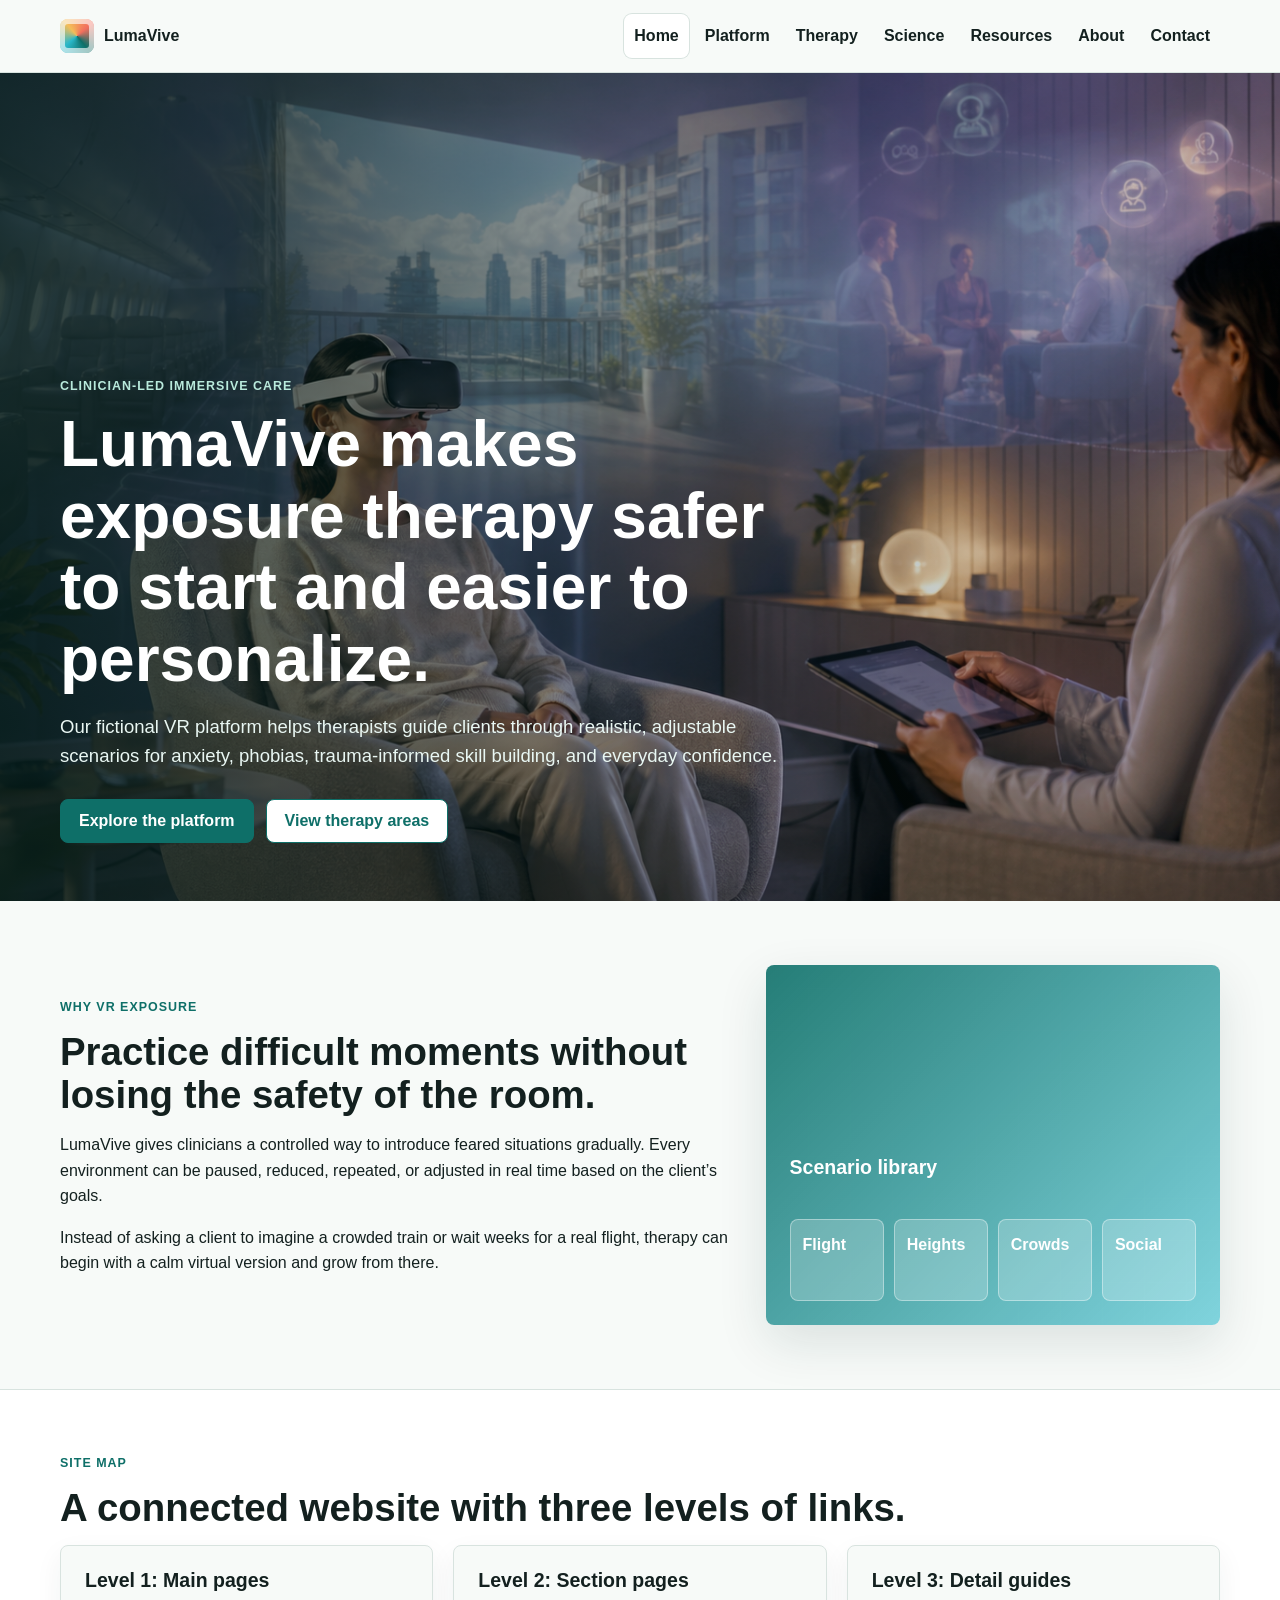
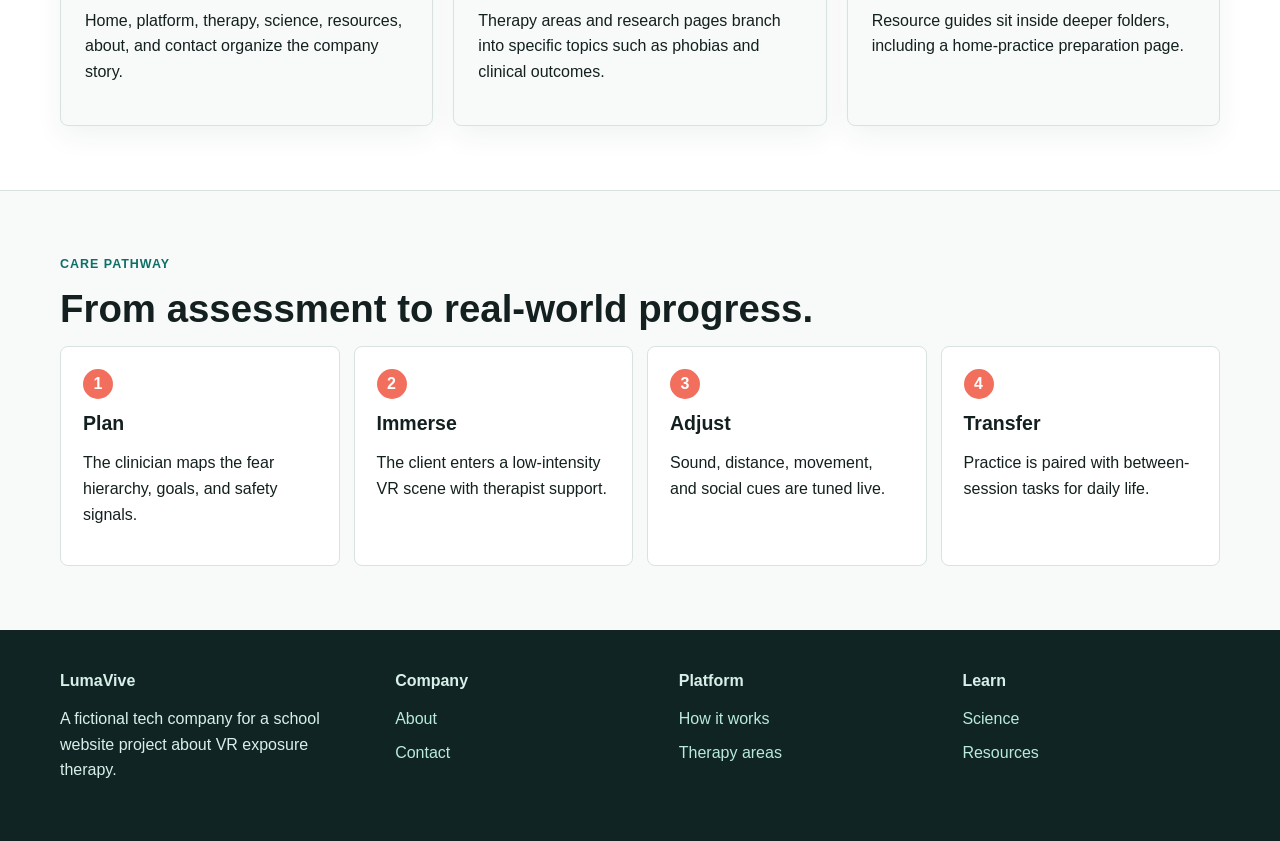
<file: index.html>
<!doctype html>
<html lang="en">
<head>
  <meta charset="utf-8">
  <meta name="viewport" content="width=device-width, initial-scale=1">
  <title>LumaVive | Virtual Reality Exposure Therapy</title>
  <link rel="stylesheet" href="assets/styles.css">
</head>
<body>
  <header class="site-header">
    <nav class="nav" aria-label="Main navigation">
      <a class="brand" href="index.html"><span class="mark" aria-hidden="true"></span><span>LumaVive</span></a>
      <div class="nav-links">
        <a aria-current="page" href="index.html">Home</a>
        <a href="platform.html">Platform</a>
        <a href="therapy.html">Therapy</a>
        <a href="science.html">Science</a>
        <a href="resources.html">Resources</a>
        <a href="about.html">About</a>
        <a href="contact.html">Contact</a>
      </div>
    </nav>
  </header>

  <main>
    <section class="hero">
      <div class="hero-inner">
        <p class="eyebrow">Clinician-led immersive care</p>
        <h1>LumaVive makes exposure therapy safer to start and easier to personalize.</h1>
        <p class="lead">Our fictional VR platform helps therapists guide clients through realistic, adjustable scenarios for anxiety, phobias, trauma-informed skill building, and everyday confidence.</p>
        <div class="button-row">
          <a class="button" href="platform.html">Explore the platform</a>
          <a class="button secondary" href="therapy.html">View therapy areas</a>
        </div>
      </div>
    </section>

    <section class="section">
      <div class="wrap visual-panel">
        <div>
          <p class="eyebrow">Why VR exposure</p>
          <h2>Practice difficult moments without losing the safety of the room.</h2>
          <p>LumaVive gives clinicians a controlled way to introduce feared situations gradually. Every environment can be paused, reduced, repeated, or adjusted in real time based on the client’s goals.</p>
          <p>Instead of asking a client to imagine a crowded train or wait weeks for a real flight, therapy can begin with a calm virtual version and grow from there.</p>
        </div>
        <div class="device" aria-label="Visual diagram of virtual therapy scenarios">
          <h3>Scenario library</h3>
          <div class="scenario-strip">
            <div class="scenario">Flight</div>
            <div class="scenario">Heights</div>
            <div class="scenario">Crowds</div>
            <div class="scenario">Social</div>
          </div>
        </div>
      </div>
    </section>

    <section class="section alt">
      <div class="wrap">
        <p class="eyebrow">Site map</p>
        <h2>A connected website with three levels of links.</h2>
        <div class="grid">
          <article class="card">
            <h3>Level 1: Main pages</h3>
            <p>Home, platform, therapy, science, resources, about, and contact organize the company story.</p>
          </article>
          <article class="card">
            <h3>Level 2: Section pages</h3>
            <p>Therapy areas and research pages branch into specific topics such as phobias and clinical outcomes.</p>
          </article>
          <article class="card">
            <h3>Level 3: Detail guides</h3>
            <p>Resource guides sit inside deeper folders, including a home-practice preparation page.</p>
          </article>
        </div>
      </div>
    </section>

    <section class="section">
      <div class="wrap">
        <p class="eyebrow">Care pathway</p>
        <h2>From assessment to real-world progress.</h2>
        <div class="path">
          <div class="step"><h3>Plan</h3><p>The clinician maps the fear hierarchy, goals, and safety signals.</p></div>
          <div class="step"><h3>Immerse</h3><p>The client enters a low-intensity VR scene with therapist support.</p></div>
          <div class="step"><h3>Adjust</h3><p>Sound, distance, movement, and social cues are tuned live.</p></div>
          <div class="step"><h3>Transfer</h3><p>Practice is paired with between-session tasks for daily life.</p></div>
        </div>
      </div>
    </section>
  </main>

  <footer class="footer">
    <div class="wrap footer-grid">
      <div><h3>LumaVive</h3><p>A fictional tech company for a school website project about VR exposure therapy.</p></div>
      <div><h3>Company</h3><ul><li><a href="about.html">About</a></li><li><a href="contact.html">Contact</a></li></ul></div>
      <div><h3>Platform</h3><ul><li><a href="platform.html">How it works</a></li><li><a href="therapy.html">Therapy areas</a></li></ul></div>
      <div><h3>Learn</h3><ul><li><a href="science.html">Science</a></li><li><a href="resources.html">Resources</a></li></ul></div>
    </div>
  </footer>
  <script src="assets/site.js"></script>
</body>
</html>
</file>
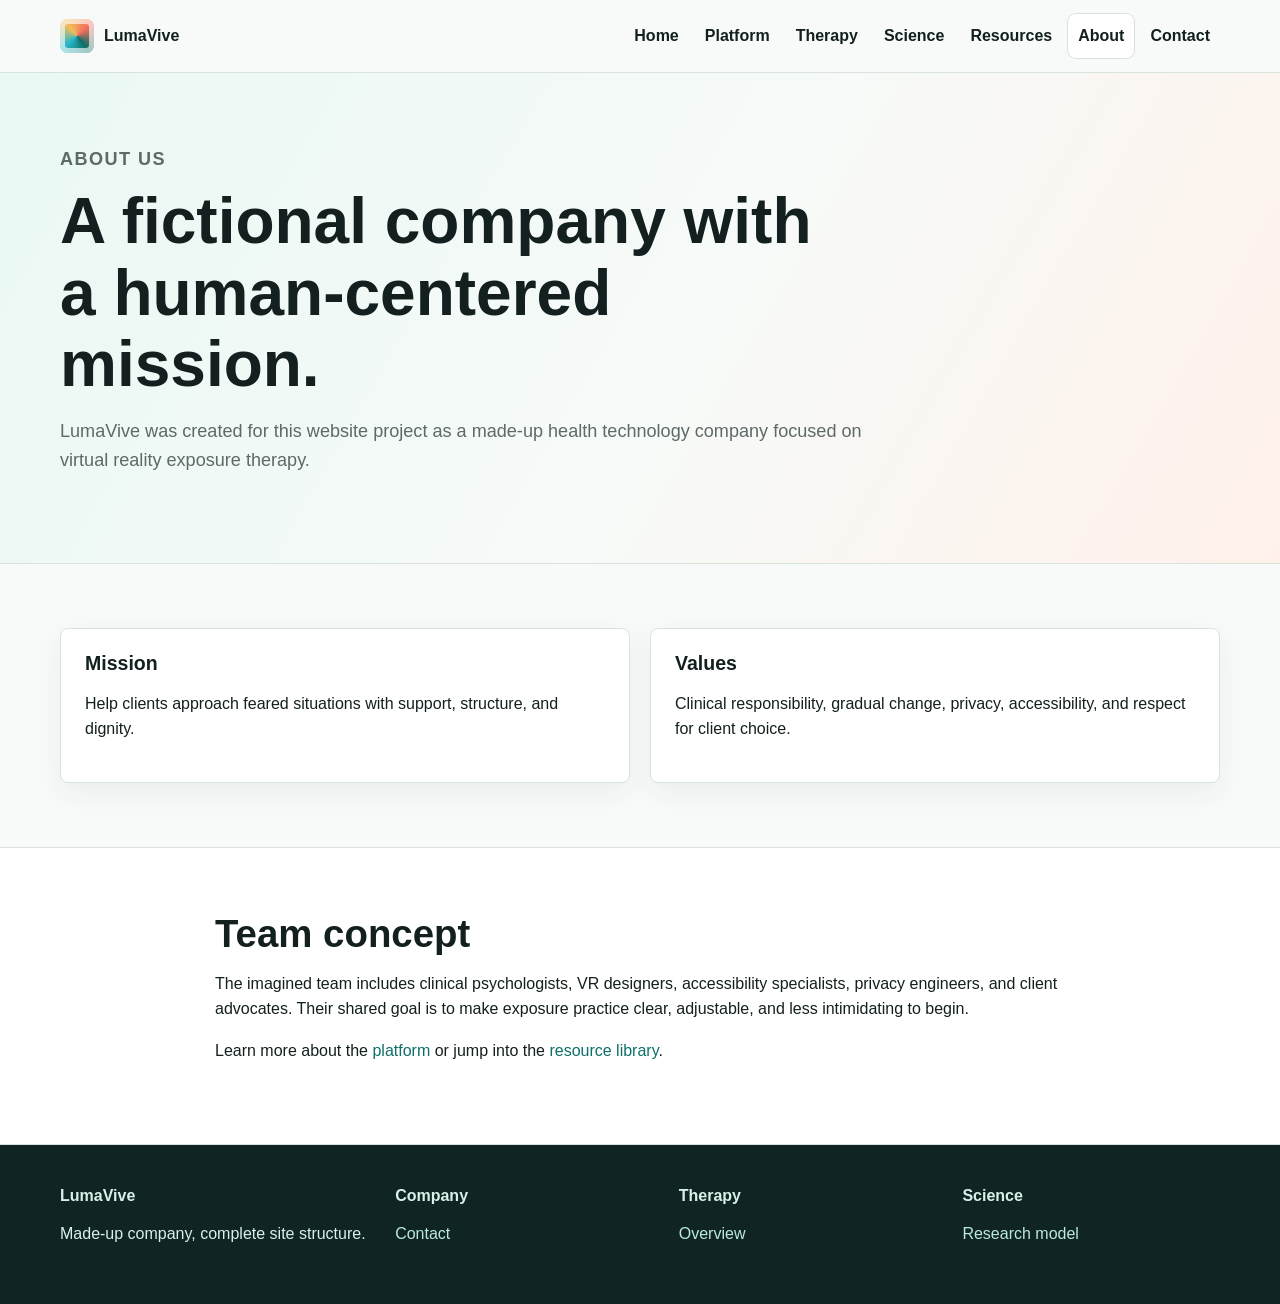
<file: about.html>
<!doctype html>
<html lang="en">
  <head>
    <meta charset="utf-8" />
    <meta name="viewport" content="width=device-width, initial-scale=1" />
    <title>About Us | LumaVive</title>
    <link rel="stylesheet" href="assets/styles.css" />
  </head>
  <body>
    <header class="site-header">
      <nav class="nav" aria-label="Main navigation">
        <a class="brand" href="index.html"
          ><span class="mark" aria-hidden="true"></span><span>LumaVive</span></a
        >
        <div class="nav-links">
          <a href="index.html">Home</a><a href="platform.html">Platform</a
          ><a href="therapy.html">Therapy</a><a href="science.html">Science</a
          ><a href="resources.html">Resources</a
          ><a aria-current="page" href="about.html">About</a
          ><a href="contact.html">Contact</a>
        </div>
      </nav>
    </header>
    <main>
      <section class="page-hero">
        <div class="wrap">
          <p class="eyebrow">About US</p>
          <h1>A fictional company with a human-centered mission.</h1>
          <p>
            LumaVive was created for this website project as a made-up health
            technology company focused on virtual reality exposure therapy.
          </p>
        </div>
      </section>
      <section class="section">
        <div class="wrap grid two">
          <article class="card">
            <h3>Mission</h3>
            <p>
              Help clients approach feared situations with support, structure,
              and dignity.
            </p>
          </article>
          <article class="card">
            <h3>Values</h3>
            <p>
              Clinical responsibility, gradual change, privacy, accessibility,
              and respect for client choice.
            </p>
          </article>
        </div>
      </section>
      <section class="section alt">
        <div class="wrap article">
          <h2>Team concept</h2>
          <p>
            The imagined team includes clinical psychologists, VR designers,
            accessibility specialists, privacy engineers, and client advocates.
            Their shared goal is to make exposure practice clear, adjustable,
            and less intimidating to begin.
          </p>
          <p>
            Learn more about the <a href="platform.html">platform</a> or jump
            into the <a href="resources.html">resource library</a>.
          </p>
        </div>
      </section>
    </main>
    <footer class="footer">
      <div class="wrap footer-grid">
        <div>
          <h3>LumaVive</h3>
          <p>Made-up company, complete site structure.</p>
        </div>
        <div>
          <h3>Company</h3>
          <ul>
            <li><a href="contact.html">Contact</a></li>
          </ul>
        </div>
        <div>
          <h3>Therapy</h3>
          <ul>
            <li><a href="therapy.html">Overview</a></li>
          </ul>
        </div>
        <div>
          <h3>Science</h3>
          <ul>
            <li><a href="science.html">Research model</a></li>
          </ul>
        </div>
      </div>
    </footer>
    <script src="assets/site.js"></script>
  </body>
</html>
</file>
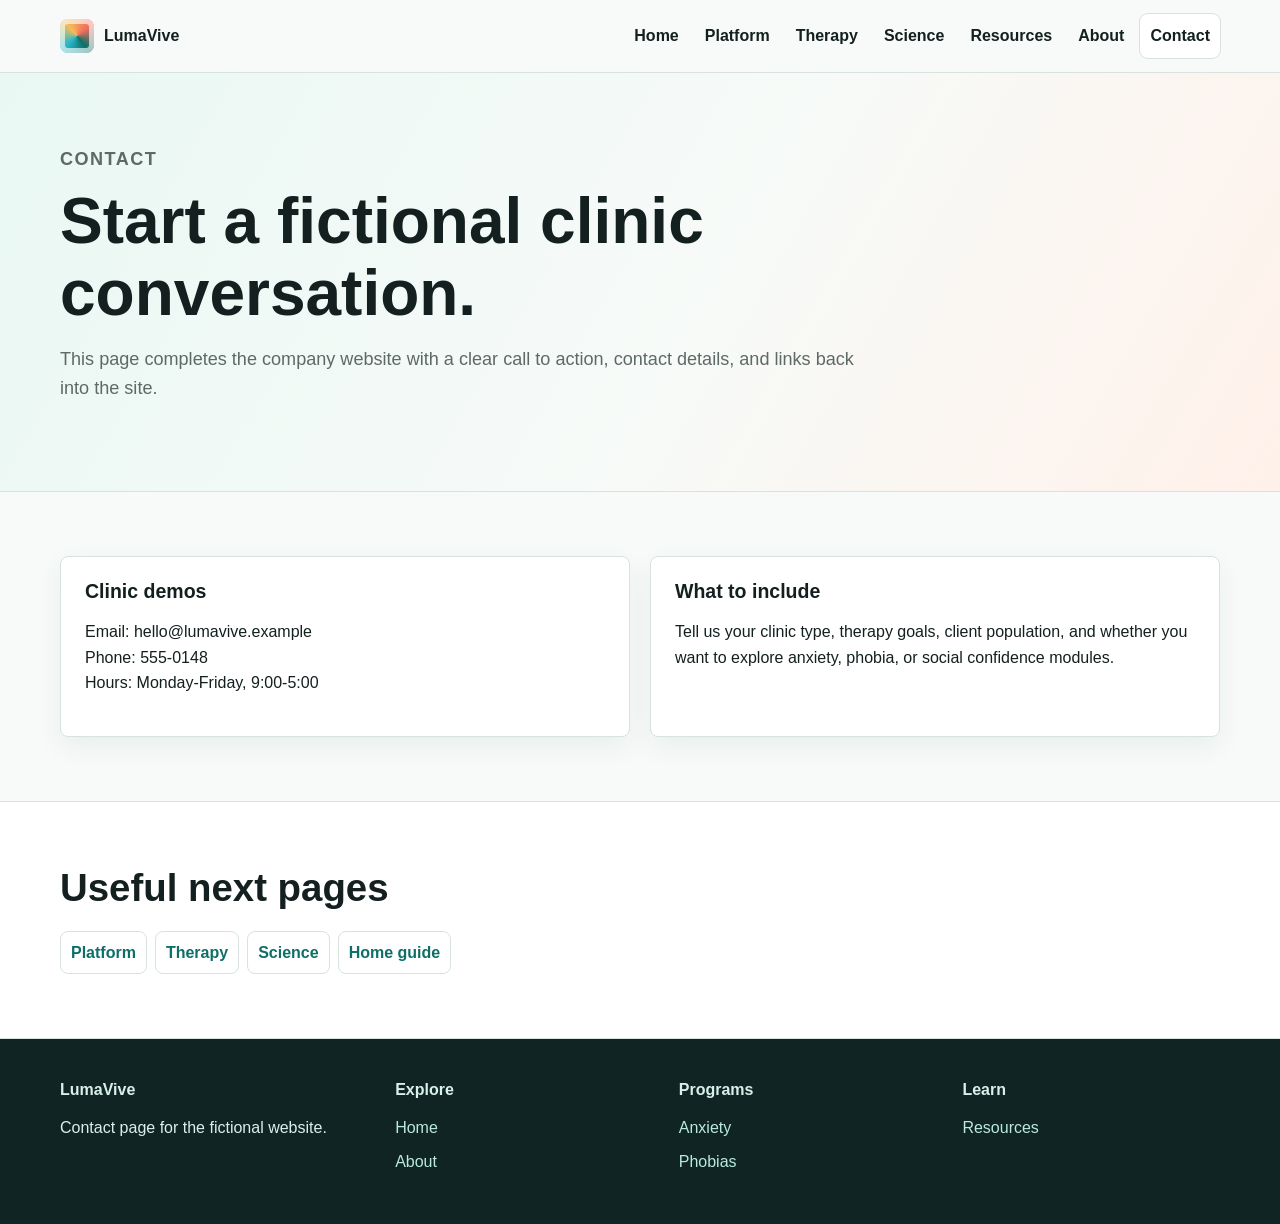
<file: contact.html>
<!doctype html>
<html lang="en">
<head>
  <meta charset="utf-8">
  <meta name="viewport" content="width=device-width, initial-scale=1">
  <title>Contact | LumaVive</title>
  <link rel="stylesheet" href="assets/styles.css">
</head>
<body>
  <header class="site-header"><nav class="nav" aria-label="Main navigation"><a class="brand" href="index.html"><span class="mark" aria-hidden="true"></span><span>LumaVive</span></a><div class="nav-links"><a href="index.html">Home</a><a href="platform.html">Platform</a><a href="therapy.html">Therapy</a><a href="science.html">Science</a><a href="resources.html">Resources</a><a href="about.html">About</a><a aria-current="page" href="contact.html">Contact</a></div></nav></header>
  <main>
    <section class="page-hero"><div class="wrap"><p class="eyebrow">Contact</p><h1>Start a fictional clinic conversation.</h1><p>This page completes the company website with a clear call to action, contact details, and links back into the site.</p></div></section>
    <section class="section"><div class="wrap grid two"><article class="card"><h3>Clinic demos</h3><p>Email: hello@lumavive.example<br>Phone: 555-0148<br>Hours: Monday-Friday, 9:00-5:00</p></article><article class="card"><h3>What to include</h3><p>Tell us your clinic type, therapy goals, client population, and whether you want to explore anxiety, phobia, or social confidence modules.</p></article></div></section>
    <section class="section alt"><div class="wrap"><h2>Useful next pages</h2><div class="mini-map"><a href="platform.html">Platform</a><a href="therapy.html">Therapy</a><a href="science.html">Science</a><a href="resources/guides/home-practice.html">Home guide</a></div></div></section>
  </main>
  <footer class="footer"><div class="wrap footer-grid"><div><h3>LumaVive</h3><p>Contact page for the fictional website.</p></div><div><h3>Explore</h3><ul><li><a href="index.html">Home</a></li><li><a href="about.html">About</a></li></ul></div><div><h3>Programs</h3><ul><li><a href="therapy/anxiety.html">Anxiety</a></li><li><a href="therapy/phobias.html">Phobias</a></li></ul></div><div><h3>Learn</h3><ul><li><a href="resources.html">Resources</a></li></ul></div></div></footer>
  <script src="assets/site.js"></script>
</body>
</html>
</file>
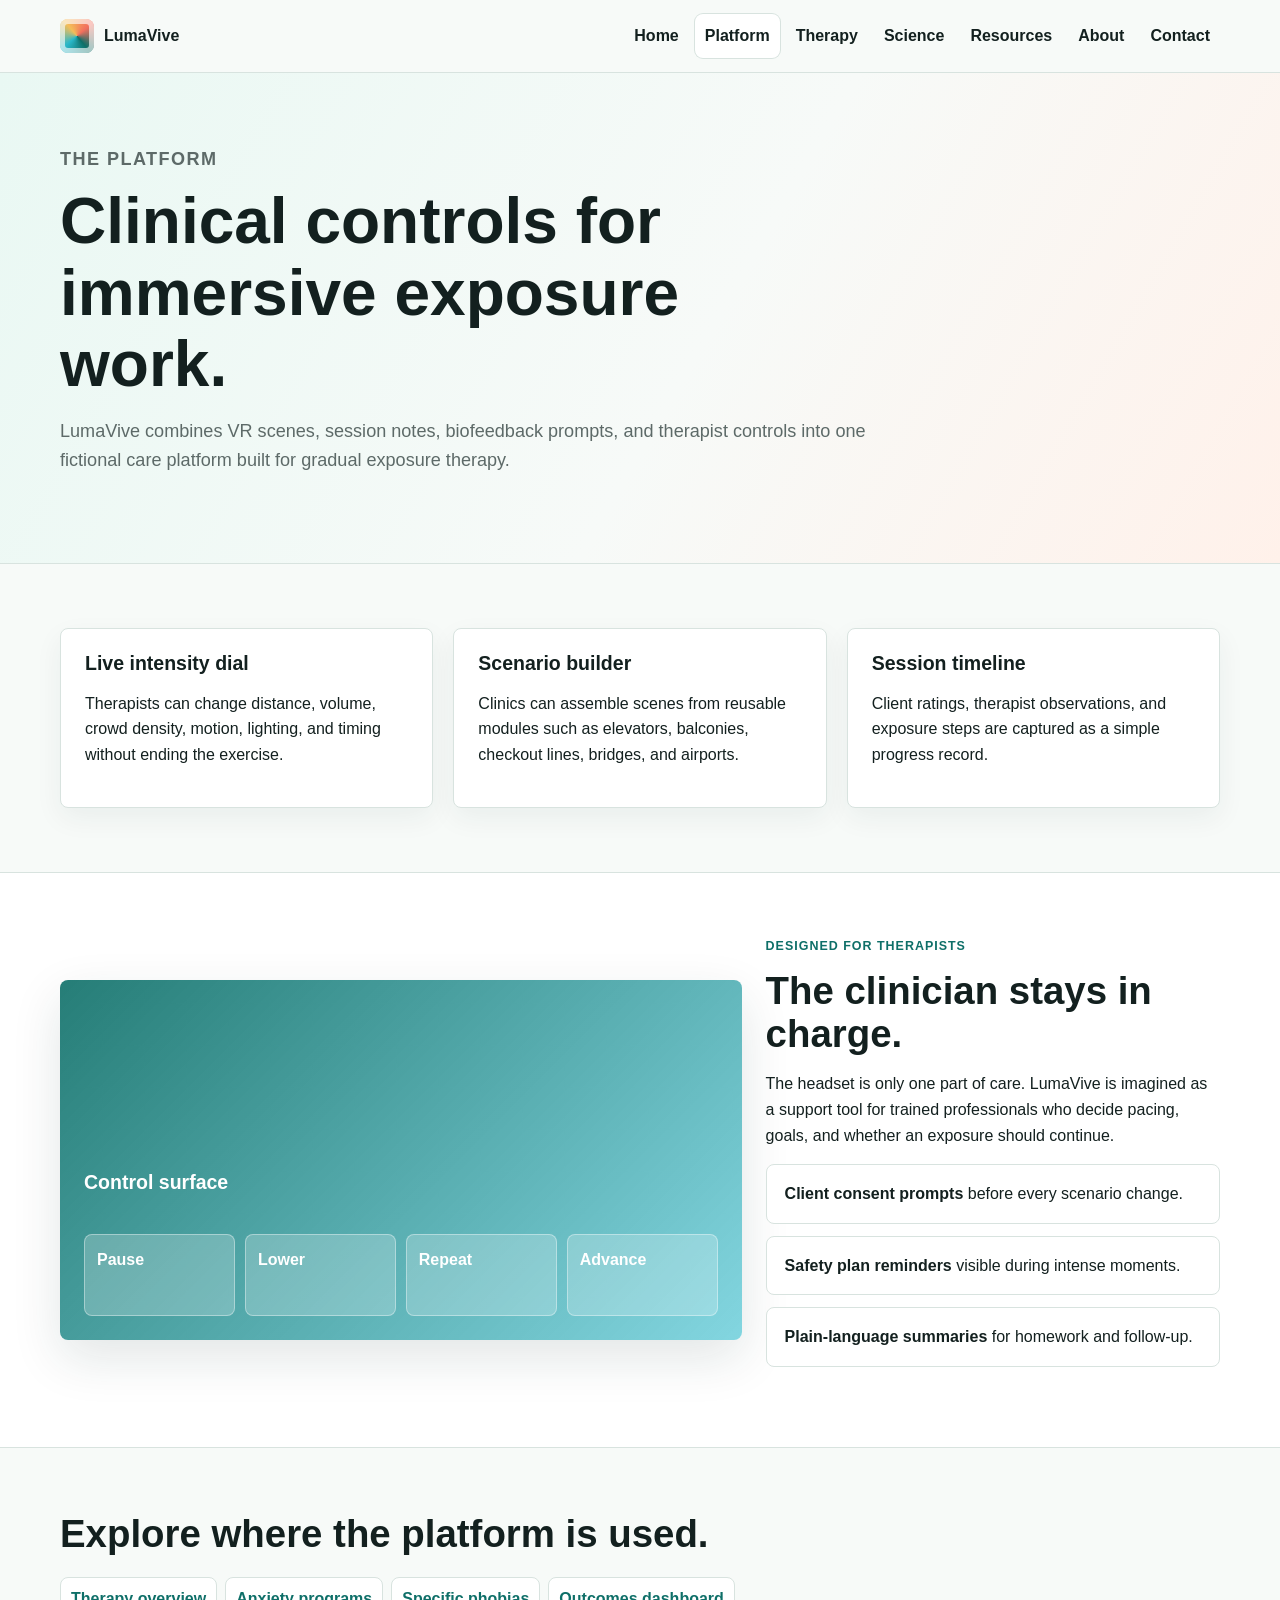
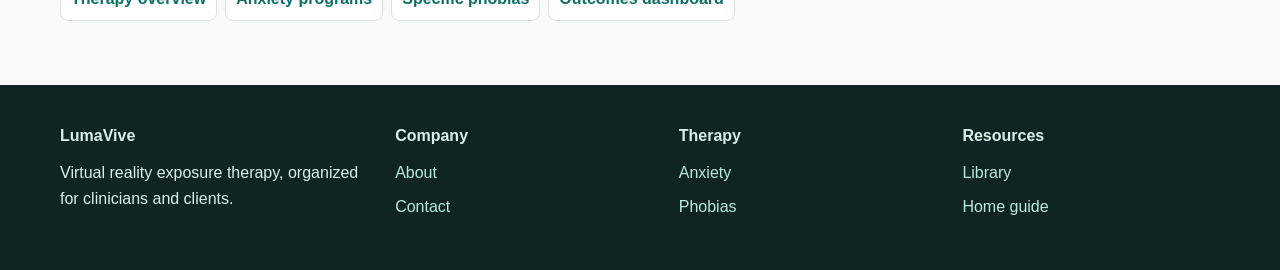
<file: platform.html>
<!doctype html>
<html lang="en">
<head>
  <meta charset="utf-8">
  <meta name="viewport" content="width=device-width, initial-scale=1">
  <title>Platform | LumaVive</title>
  <link rel="stylesheet" href="assets/styles.css">
</head>
<body>
  <header class="site-header">
    <nav class="nav" aria-label="Main navigation">
      <a class="brand" href="index.html"><span class="mark" aria-hidden="true"></span><span>LumaVive</span></a>
      <div class="nav-links">
        <a href="index.html">Home</a><a aria-current="page" href="platform.html">Platform</a><a href="therapy.html">Therapy</a><a href="science.html">Science</a><a href="resources.html">Resources</a><a href="about.html">About</a><a href="contact.html">Contact</a>
      </div>
    </nav>
  </header>
  <main>
    <section class="page-hero">
      <div class="wrap">
        <p class="eyebrow">The platform</p>
        <h1>Clinical controls for immersive exposure work.</h1>
        <p>LumaVive combines VR scenes, session notes, biofeedback prompts, and therapist controls into one fictional care platform built for gradual exposure therapy.</p>
      </div>
    </section>
    <section class="section">
      <div class="wrap grid">
        <article class="card"><h3>Live intensity dial</h3><p>Therapists can change distance, volume, crowd density, motion, lighting, and timing without ending the exercise.</p></article>
        <article class="card"><h3>Scenario builder</h3><p>Clinics can assemble scenes from reusable modules such as elevators, balconies, checkout lines, bridges, and airports.</p></article>
        <article class="card"><h3>Session timeline</h3><p>Client ratings, therapist observations, and exposure steps are captured as a simple progress record.</p></article>
      </div>
    </section>
    <section class="section alt">
      <div class="wrap visual-panel">
        <div class="device">
          <h3>Control surface</h3>
          <div class="scenario-strip">
            <div class="scenario">Pause</div><div class="scenario">Lower</div><div class="scenario">Repeat</div><div class="scenario">Advance</div>
          </div>
        </div>
        <div>
          <p class="eyebrow">Designed for therapists</p>
          <h2>The clinician stays in charge.</h2>
          <p>The headset is only one part of care. LumaVive is imagined as a support tool for trained professionals who decide pacing, goals, and whether an exposure should continue.</p>
          <ul class="feature-list">
            <li><strong>Client consent prompts</strong> before every scenario change.</li>
            <li><strong>Safety plan reminders</strong> visible during intense moments.</li>
            <li><strong>Plain-language summaries</strong> for homework and follow-up.</li>
          </ul>
        </div>
      </div>
    </section>
    <section class="section">
      <div class="wrap">
        <h2>Explore where the platform is used.</h2>
        <div class="mini-map">
          <a href="therapy.html">Therapy overview</a>
          <a href="therapy/anxiety.html">Anxiety programs</a>
          <a href="therapy/phobias.html">Specific phobias</a>
          <a href="science/outcomes.html">Outcomes dashboard</a>
        </div>
      </div>
    </section>
  </main>
  <footer class="footer"><div class="wrap footer-grid"><div><h3>LumaVive</h3><p>Virtual reality exposure therapy, organized for clinicians and clients.</p></div><div><h3>Company</h3><ul><li><a href="about.html">About</a></li><li><a href="contact.html">Contact</a></li></ul></div><div><h3>Therapy</h3><ul><li><a href="therapy/anxiety.html">Anxiety</a></li><li><a href="therapy/phobias.html">Phobias</a></li></ul></div><div><h3>Resources</h3><ul><li><a href="resources.html">Library</a></li><li><a href="resources/guides/home-practice.html">Home guide</a></li></ul></div></div></footer>
  <script src="assets/site.js"></script>
</body>
</html>
</file>
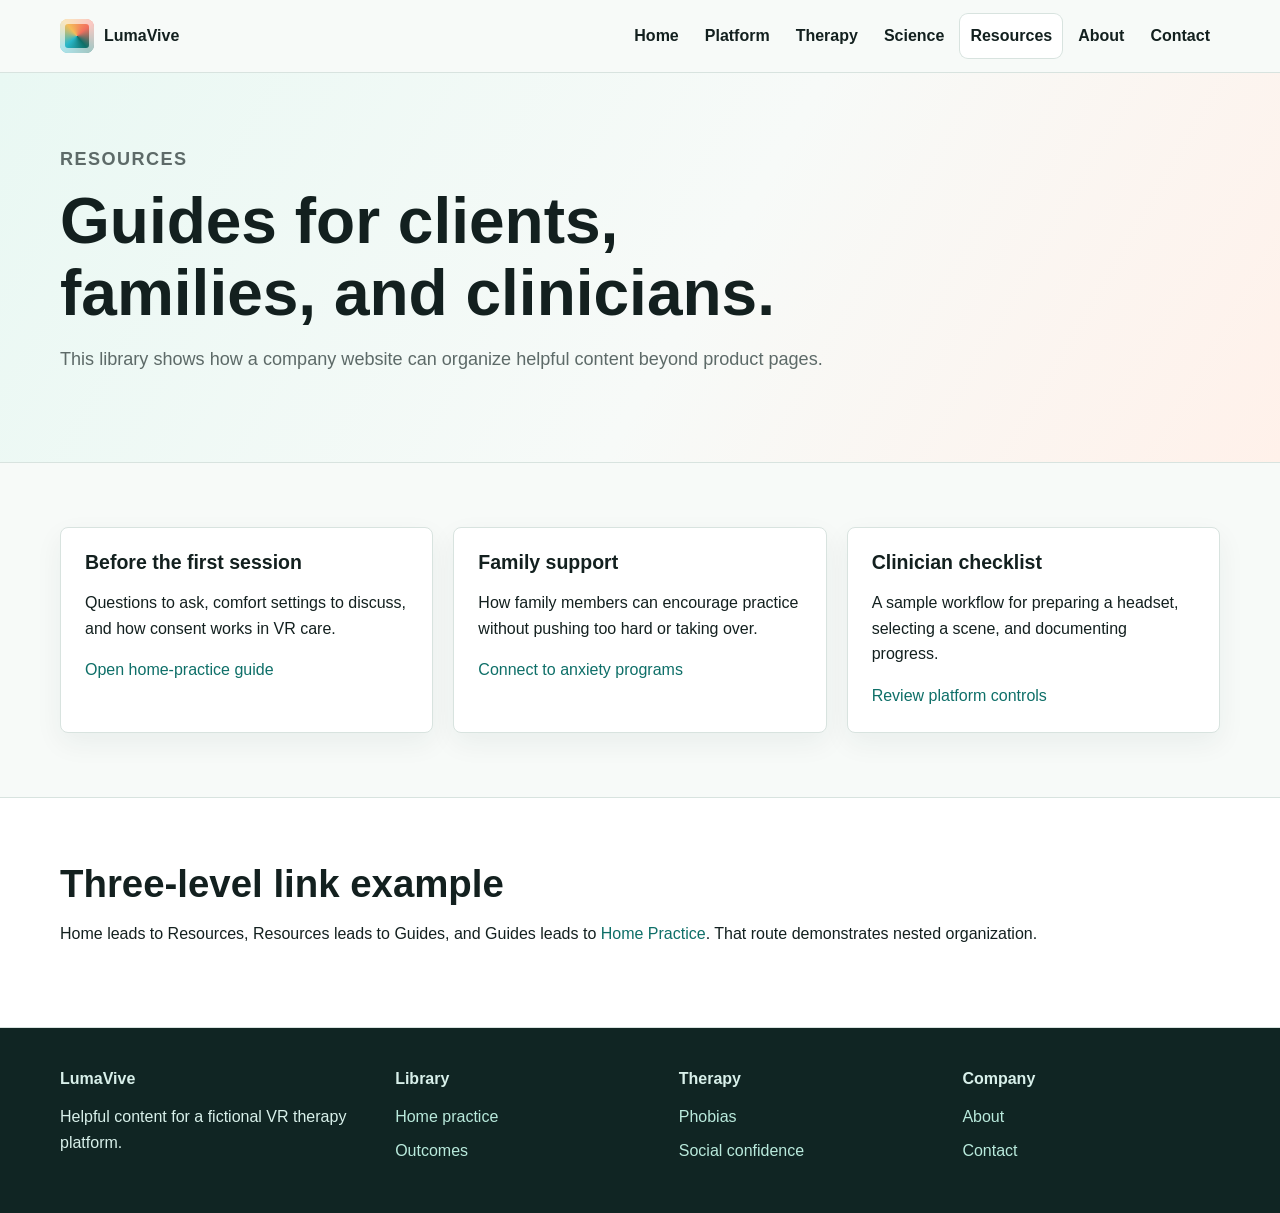
<file: resources.html>
<!doctype html>
<html lang="en">
<head>
  <meta charset="utf-8">
  <meta name="viewport" content="width=device-width, initial-scale=1">
  <title>Resources | LumaVive</title>
  <link rel="stylesheet" href="assets/styles.css">
</head>
<body>
  <header class="site-header"><nav class="nav" aria-label="Main navigation"><a class="brand" href="index.html"><span class="mark" aria-hidden="true"></span><span>LumaVive</span></a><div class="nav-links"><a href="index.html">Home</a><a href="platform.html">Platform</a><a href="therapy.html">Therapy</a><a href="science.html">Science</a><a aria-current="page" href="resources.html">Resources</a><a href="about.html">About</a><a href="contact.html">Contact</a></div></nav></header>
  <main>
    <section class="page-hero"><div class="wrap"><p class="eyebrow">Resources</p><h1>Guides for clients, families, and clinicians.</h1><p>This library shows how a company website can organize helpful content beyond product pages.</p></div></section>
    <section class="section">
      <div class="wrap grid">
        <article class="card"><h3>Before the first session</h3><p>Questions to ask, comfort settings to discuss, and how consent works in VR care.</p><a href="resources/guides/home-practice.html">Open home-practice guide</a></article>
        <article class="card"><h3>Family support</h3><p>How family members can encourage practice without pushing too hard or taking over.</p><a href="therapy/anxiety.html">Connect to anxiety programs</a></article>
        <article class="card"><h3>Clinician checklist</h3><p>A sample workflow for preparing a headset, selecting a scene, and documenting progress.</p><a href="platform.html">Review platform controls</a></article>
      </div>
    </section>
    <section class="section alt"><div class="wrap"><h2>Three-level link example</h2><p>Home leads to Resources, Resources leads to Guides, and Guides leads to <a href="resources/guides/home-practice.html">Home Practice</a>. That route demonstrates nested organization.</p></div></section>
  </main>
  <footer class="footer"><div class="wrap footer-grid"><div><h3>LumaVive</h3><p>Helpful content for a fictional VR therapy platform.</p></div><div><h3>Library</h3><ul><li><a href="resources/guides/home-practice.html">Home practice</a></li><li><a href="science/outcomes.html">Outcomes</a></li></ul></div><div><h3>Therapy</h3><ul><li><a href="therapy/phobias.html">Phobias</a></li><li><a href="therapy/social-confidence.html">Social confidence</a></li></ul></div><div><h3>Company</h3><ul><li><a href="about.html">About</a></li><li><a href="contact.html">Contact</a></li></ul></div></div></footer>
  <script src="assets/site.js"></script>
</body>
</html>
</file>
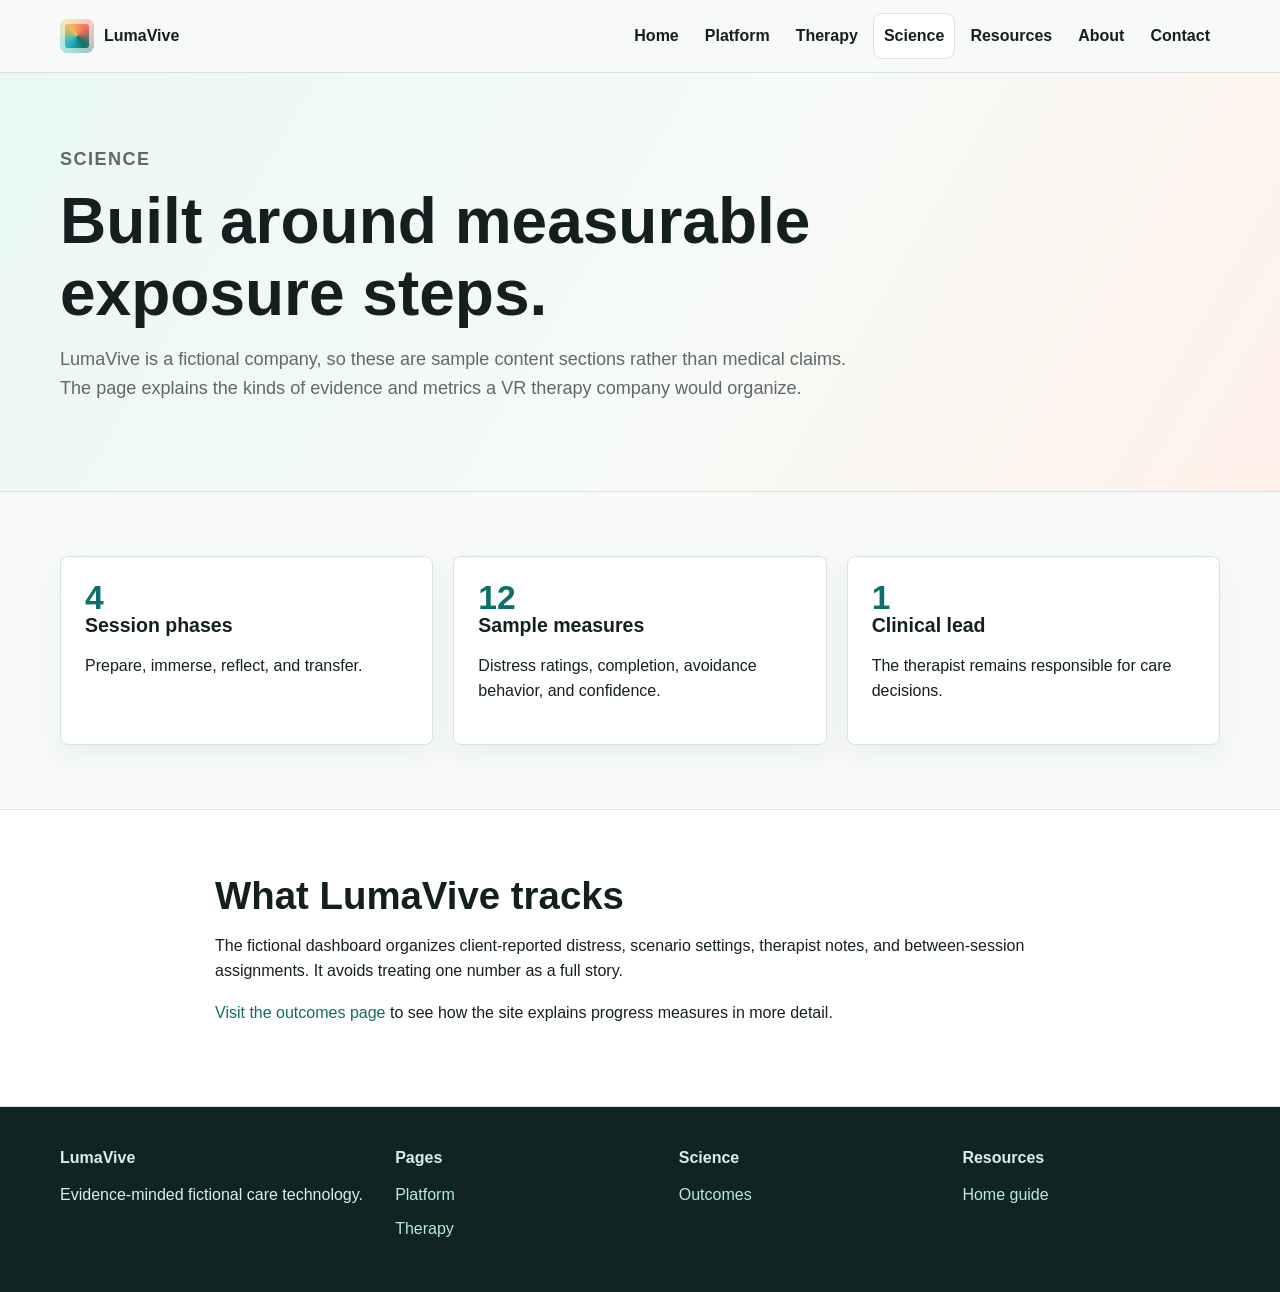
<file: science.html>
<!doctype html>
<html lang="en">
<head>
  <meta charset="utf-8">
  <meta name="viewport" content="width=device-width, initial-scale=1">
  <title>Science | LumaVive</title>
  <link rel="stylesheet" href="assets/styles.css">
</head>
<body>
  <header class="site-header"><nav class="nav" aria-label="Main navigation"><a class="brand" href="index.html"><span class="mark" aria-hidden="true"></span><span>LumaVive</span></a><div class="nav-links"><a href="index.html">Home</a><a href="platform.html">Platform</a><a href="therapy.html">Therapy</a><a aria-current="page" href="science.html">Science</a><a href="resources.html">Resources</a><a href="about.html">About</a><a href="contact.html">Contact</a></div></nav></header>
  <main>
    <section class="page-hero"><div class="wrap"><p class="eyebrow">Science</p><h1>Built around measurable exposure steps.</h1><p>LumaVive is a fictional company, so these are sample content sections rather than medical claims. The page explains the kinds of evidence and metrics a VR therapy company would organize.</p></div></section>
    <section class="section">
      <div class="wrap grid">
        <article class="card"><div class="metric">4</div><h3>Session phases</h3><p>Prepare, immerse, reflect, and transfer.</p></article>
        <article class="card"><div class="metric">12</div><h3>Sample measures</h3><p>Distress ratings, completion, avoidance behavior, and confidence.</p></article>
        <article class="card"><div class="metric">1</div><h3>Clinical lead</h3><p>The therapist remains responsible for care decisions.</p></article>
      </div>
    </section>
    <section class="section alt">
      <div class="wrap article">
        <h2>What LumaVive tracks</h2>
        <p>The fictional dashboard organizes client-reported distress, scenario settings, therapist notes, and between-session assignments. It avoids treating one number as a full story.</p>
        <p><a href="science/outcomes.html">Visit the outcomes page</a> to see how the site explains progress measures in more detail.</p>
      </div>
    </section>
  </main>
  <footer class="footer"><div class="wrap footer-grid"><div><h3>LumaVive</h3><p>Evidence-minded fictional care technology.</p></div><div><h3>Pages</h3><ul><li><a href="platform.html">Platform</a></li><li><a href="therapy.html">Therapy</a></li></ul></div><div><h3>Science</h3><ul><li><a href="science/outcomes.html">Outcomes</a></li></ul></div><div><h3>Resources</h3><ul><li><a href="resources/guides/home-practice.html">Home guide</a></li></ul></div></div></footer>
  <script src="assets/site.js"></script>
</body>
</html>
</file>
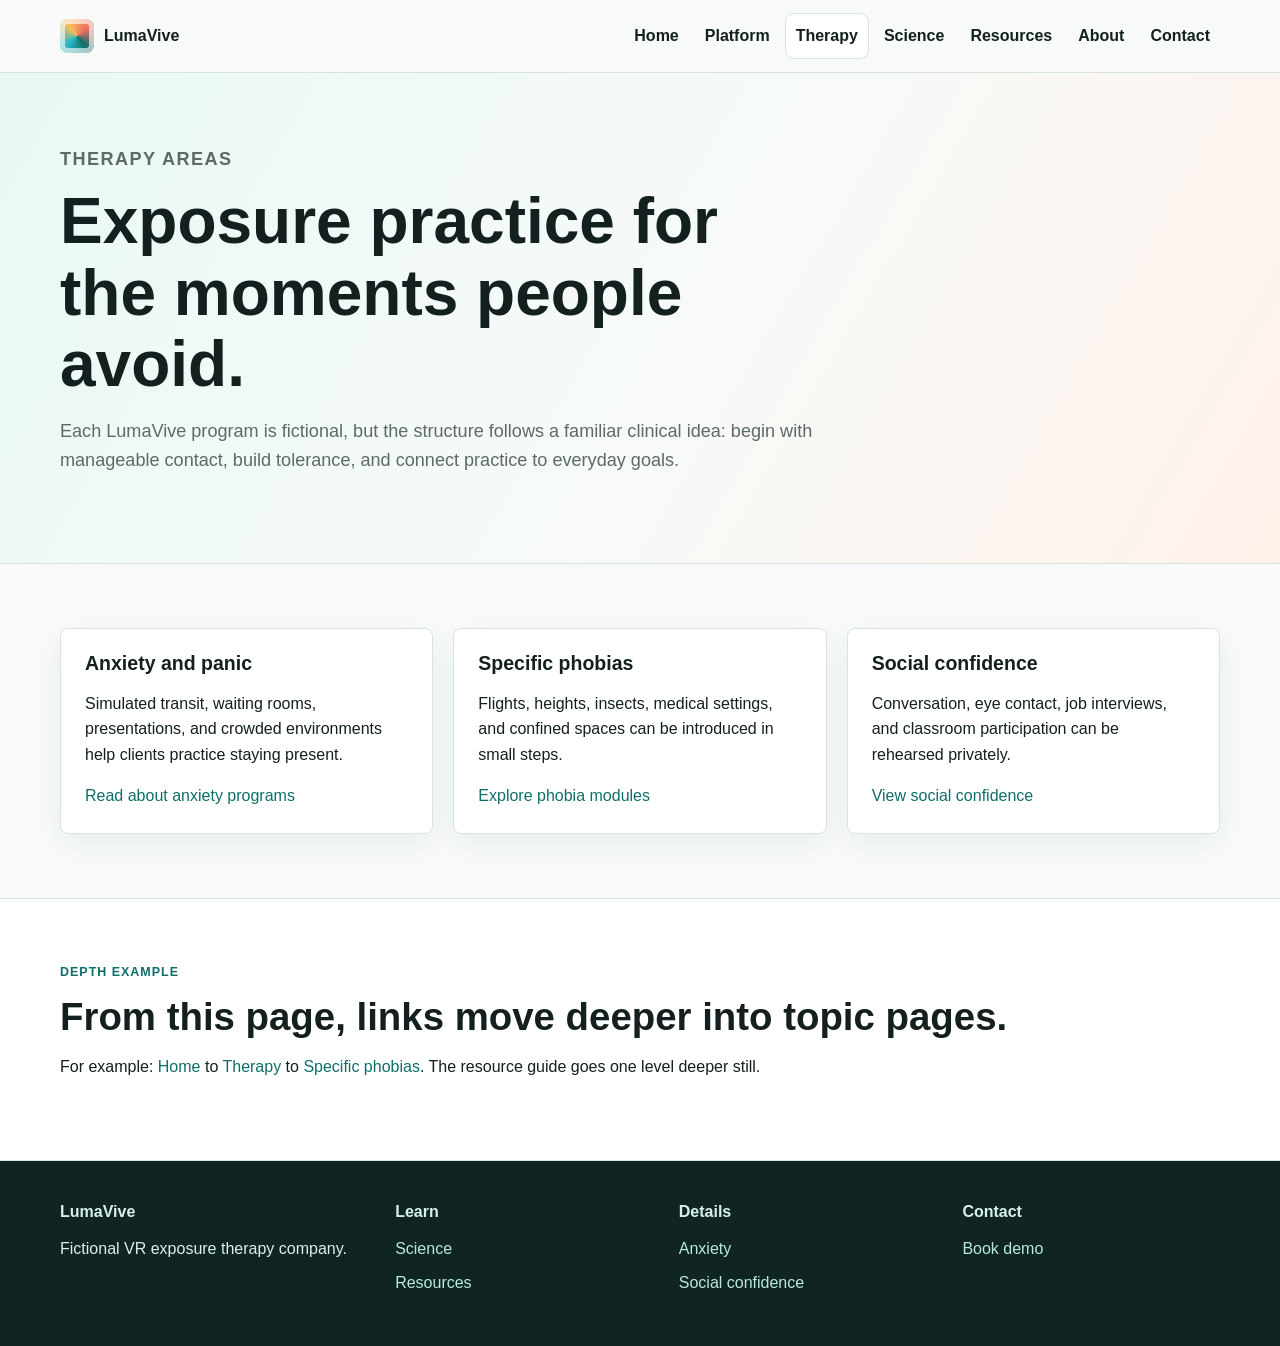
<file: therapy.html>
<!doctype html>
<html lang="en">
<head>
  <meta charset="utf-8">
  <meta name="viewport" content="width=device-width, initial-scale=1">
  <title>Therapy Areas | LumaVive</title>
  <link rel="stylesheet" href="assets/styles.css">
</head>
<body>
  <header class="site-header"><nav class="nav" aria-label="Main navigation"><a class="brand" href="index.html"><span class="mark" aria-hidden="true"></span><span>LumaVive</span></a><div class="nav-links"><a href="index.html">Home</a><a href="platform.html">Platform</a><a aria-current="page" href="therapy.html">Therapy</a><a href="science.html">Science</a><a href="resources.html">Resources</a><a href="about.html">About</a><a href="contact.html">Contact</a></div></nav></header>
  <main>
    <section class="page-hero"><div class="wrap"><p class="eyebrow">Therapy areas</p><h1>Exposure practice for the moments people avoid.</h1><p>Each LumaVive program is fictional, but the structure follows a familiar clinical idea: begin with manageable contact, build tolerance, and connect practice to everyday goals.</p></div></section>
    <section class="section">
      <div class="wrap grid">
        <article class="card"><h3>Anxiety and panic</h3><p>Simulated transit, waiting rooms, presentations, and crowded environments help clients practice staying present.</p><a href="therapy/anxiety.html">Read about anxiety programs</a></article>
        <article class="card"><h3>Specific phobias</h3><p>Flights, heights, insects, medical settings, and confined spaces can be introduced in small steps.</p><a href="therapy/phobias.html">Explore phobia modules</a></article>
        <article class="card"><h3>Social confidence</h3><p>Conversation, eye contact, job interviews, and classroom participation can be rehearsed privately.</p><a href="therapy/social-confidence.html">View social confidence</a></article>
      </div>
    </section>
    <section class="section alt"><div class="wrap"><p class="eyebrow">Depth example</p><h2>From this page, links move deeper into topic pages.</h2><p>For example: <a href="index.html">Home</a> to <a href="therapy.html">Therapy</a> to <a href="therapy/phobias.html">Specific phobias</a>. The resource guide goes one level deeper still.</p></div></section>
  </main>
  <footer class="footer"><div class="wrap footer-grid"><div><h3>LumaVive</h3><p>Fictional VR exposure therapy company.</p></div><div><h3>Learn</h3><ul><li><a href="science.html">Science</a></li><li><a href="resources.html">Resources</a></li></ul></div><div><h3>Details</h3><ul><li><a href="therapy/anxiety.html">Anxiety</a></li><li><a href="therapy/social-confidence.html">Social confidence</a></li></ul></div><div><h3>Contact</h3><ul><li><a href="contact.html">Book demo</a></li></ul></div></div></footer>
  <script src="assets/site.js"></script>
</body>
</html>
</file>
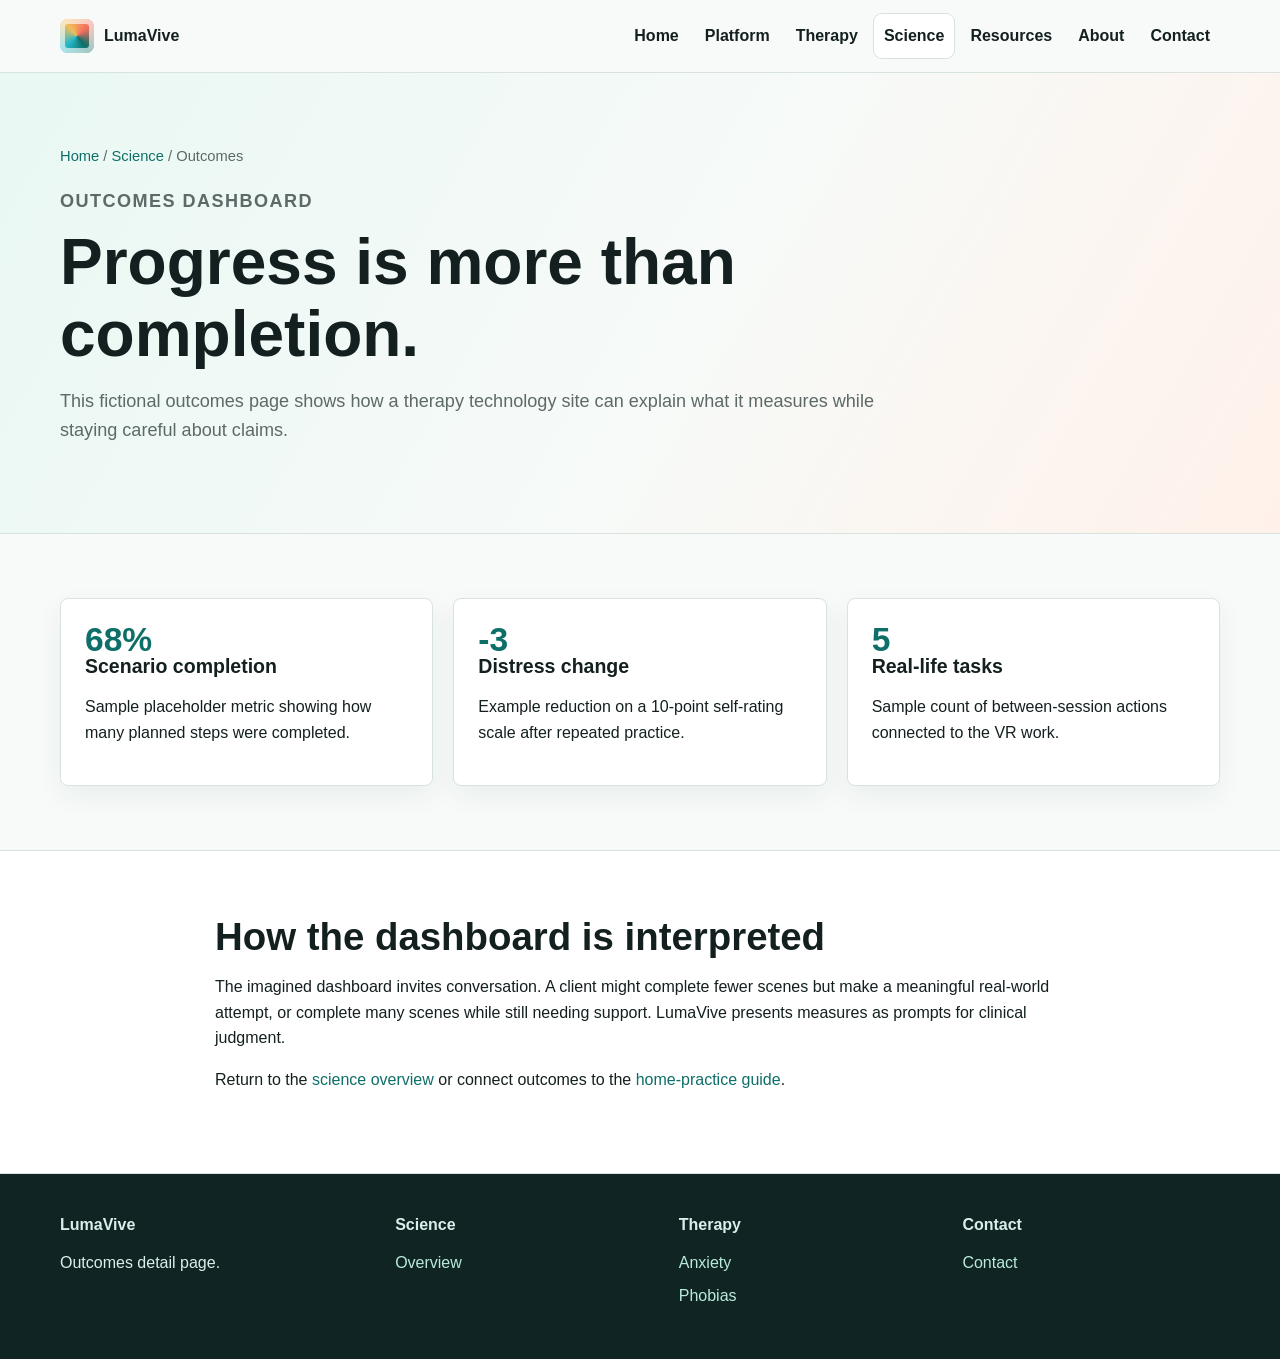
<file: science/outcomes.html>
<!doctype html>
<html lang="en">
<head>
  <meta charset="utf-8">
  <meta name="viewport" content="width=device-width, initial-scale=1">
  <title>Outcomes | LumaVive</title>
  <link rel="stylesheet" href="../assets/styles.css">
</head>
<body>
  <header class="site-header"><nav class="nav" aria-label="Main navigation"><a class="brand" href="../index.html"><span class="mark" aria-hidden="true"></span><span>LumaVive</span></a><div class="nav-links"><a href="../index.html">Home</a><a href="../platform.html">Platform</a><a href="../therapy.html">Therapy</a><a aria-current="page" href="../science.html">Science</a><a href="../resources.html">Resources</a><a href="../about.html">About</a><a href="../contact.html">Contact</a></div></nav></header>
  <main>
    <section class="page-hero"><div class="wrap"><div class="breadcrumb"><a href="../index.html">Home</a> / <a href="../science.html">Science</a> / Outcomes</div><p class="eyebrow">Outcomes dashboard</p><h1>Progress is more than completion.</h1><p>This fictional outcomes page shows how a therapy technology site can explain what it measures while staying careful about claims.</p></div></section>
    <section class="section"><div class="wrap grid"><article class="card"><div class="metric">68%</div><h3>Scenario completion</h3><p>Sample placeholder metric showing how many planned steps were completed.</p></article><article class="card"><div class="metric">-3</div><h3>Distress change</h3><p>Example reduction on a 10-point self-rating scale after repeated practice.</p></article><article class="card"><div class="metric">5</div><h3>Real-life tasks</h3><p>Sample count of between-session actions connected to the VR work.</p></article></div></section>
    <section class="section alt"><div class="wrap article"><h2>How the dashboard is interpreted</h2><p>The imagined dashboard invites conversation. A client might complete fewer scenes but make a meaningful real-world attempt, or complete many scenes while still needing support. LumaVive presents measures as prompts for clinical judgment.</p><p>Return to the <a href="../science.html">science overview</a> or connect outcomes to the <a href="../resources/guides/home-practice.html">home-practice guide</a>.</p></div></section>
  </main>
  <footer class="footer"><div class="wrap footer-grid"><div><h3>LumaVive</h3><p>Outcomes detail page.</p></div><div><h3>Science</h3><ul><li><a href="../science.html">Overview</a></li></ul></div><div><h3>Therapy</h3><ul><li><a href="../therapy/anxiety.html">Anxiety</a></li><li><a href="../therapy/phobias.html">Phobias</a></li></ul></div><div><h3>Contact</h3><ul><li><a href="../contact.html">Contact</a></li></ul></div></div></footer>
  <script src="../assets/site.js"></script>
</body>
</html>
</file>
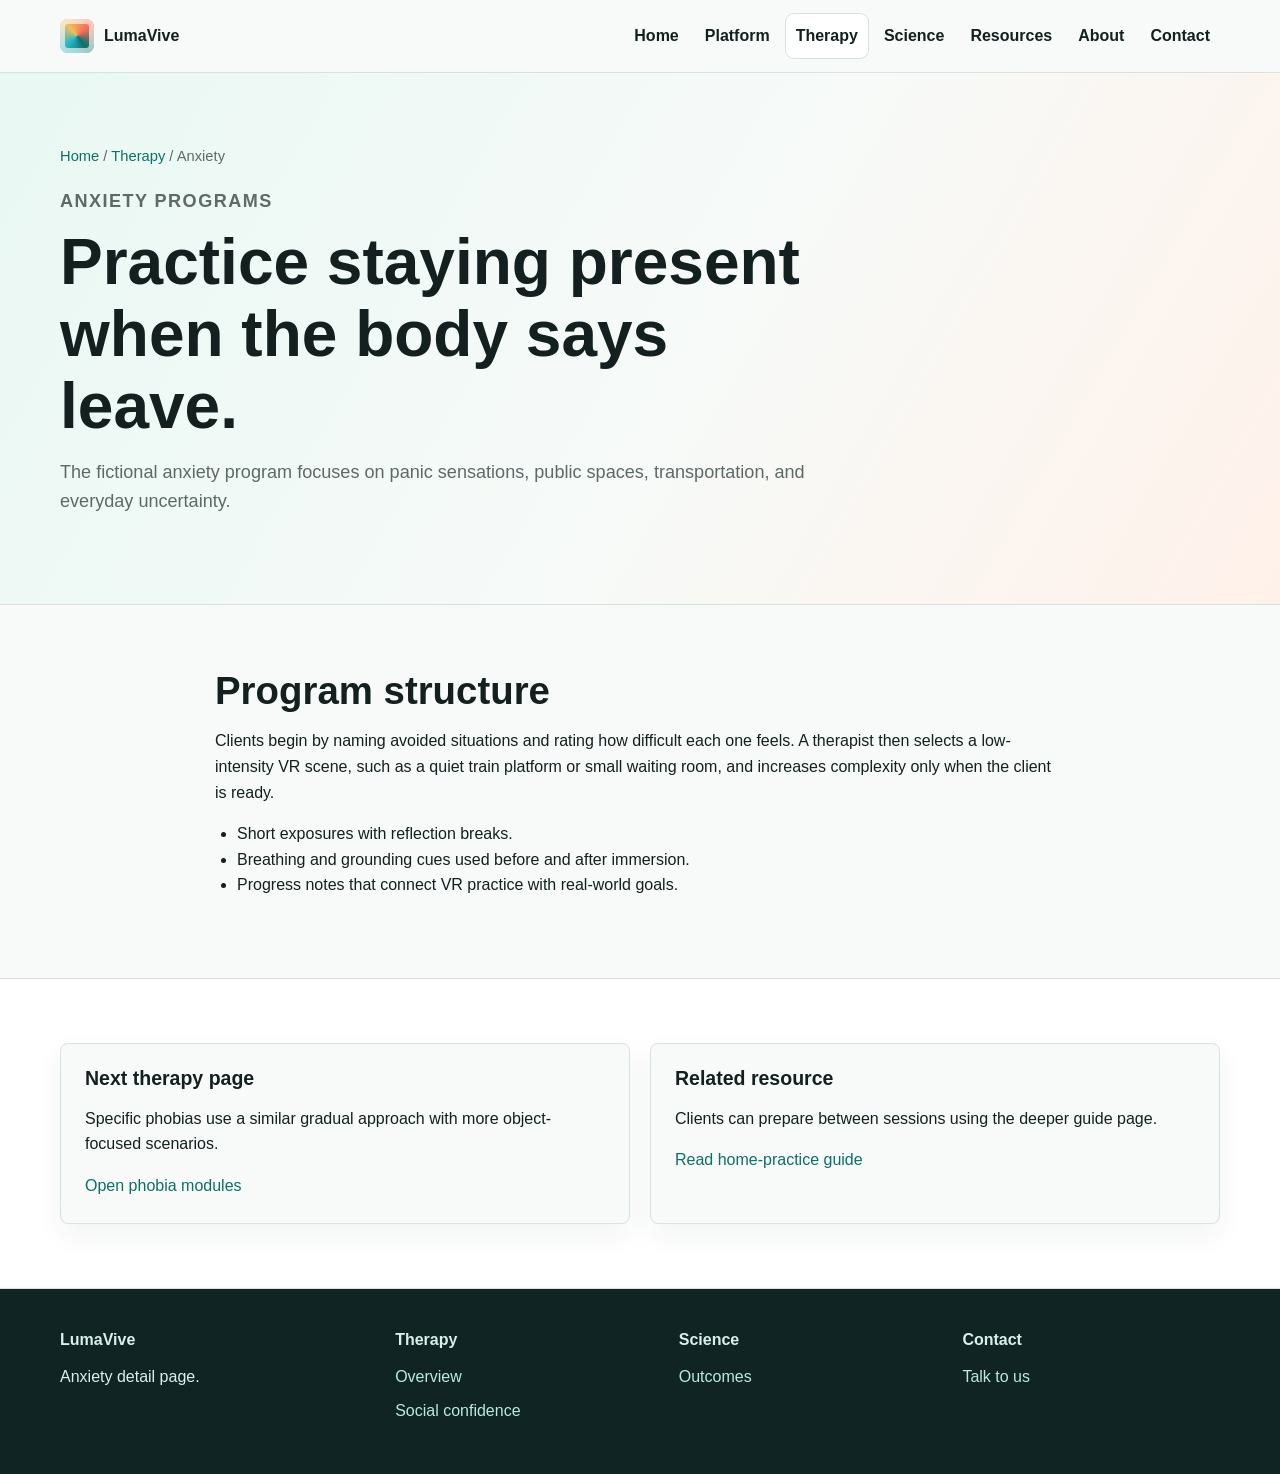
<file: therapy/anxiety.html>
<!doctype html>
<html lang="en">
<head>
  <meta charset="utf-8">
  <meta name="viewport" content="width=device-width, initial-scale=1">
  <title>Anxiety Programs | LumaVive</title>
  <link rel="stylesheet" href="../assets/styles.css">
</head>
<body>
  <header class="site-header"><nav class="nav" aria-label="Main navigation"><a class="brand" href="../index.html"><span class="mark" aria-hidden="true"></span><span>LumaVive</span></a><div class="nav-links"><a href="../index.html">Home</a><a href="../platform.html">Platform</a><a aria-current="page" href="../therapy.html">Therapy</a><a href="../science.html">Science</a><a href="../resources.html">Resources</a><a href="../about.html">About</a><a href="../contact.html">Contact</a></div></nav></header>
  <main>
    <section class="page-hero"><div class="wrap"><div class="breadcrumb"><a href="../index.html">Home</a> / <a href="../therapy.html">Therapy</a> / Anxiety</div><p class="eyebrow">Anxiety programs</p><h1>Practice staying present when the body says leave.</h1><p>The fictional anxiety program focuses on panic sensations, public spaces, transportation, and everyday uncertainty.</p></div></section>
    <section class="section"><div class="wrap article"><h2>Program structure</h2><p>Clients begin by naming avoided situations and rating how difficult each one feels. A therapist then selects a low-intensity VR scene, such as a quiet train platform or small waiting room, and increases complexity only when the client is ready.</p><ul><li>Short exposures with reflection breaks.</li><li>Breathing and grounding cues used before and after immersion.</li><li>Progress notes that connect VR practice with real-world goals.</li></ul></div></section>
    <section class="section alt"><div class="wrap grid two"><article class="card"><h3>Next therapy page</h3><p>Specific phobias use a similar gradual approach with more object-focused scenarios.</p><a href="phobias.html">Open phobia modules</a></article><article class="card"><h3>Related resource</h3><p>Clients can prepare between sessions using the deeper guide page.</p><a href="../resources/guides/home-practice.html">Read home-practice guide</a></article></div></section>
  </main>
  <footer class="footer"><div class="wrap footer-grid"><div><h3>LumaVive</h3><p>Anxiety detail page.</p></div><div><h3>Therapy</h3><ul><li><a href="../therapy.html">Overview</a></li><li><a href="social-confidence.html">Social confidence</a></li></ul></div><div><h3>Science</h3><ul><li><a href="../science/outcomes.html">Outcomes</a></li></ul></div><div><h3>Contact</h3><ul><li><a href="../contact.html">Talk to us</a></li></ul></div></div></footer>
  <script src="../assets/site.js"></script>
</body>
</html>
</file>
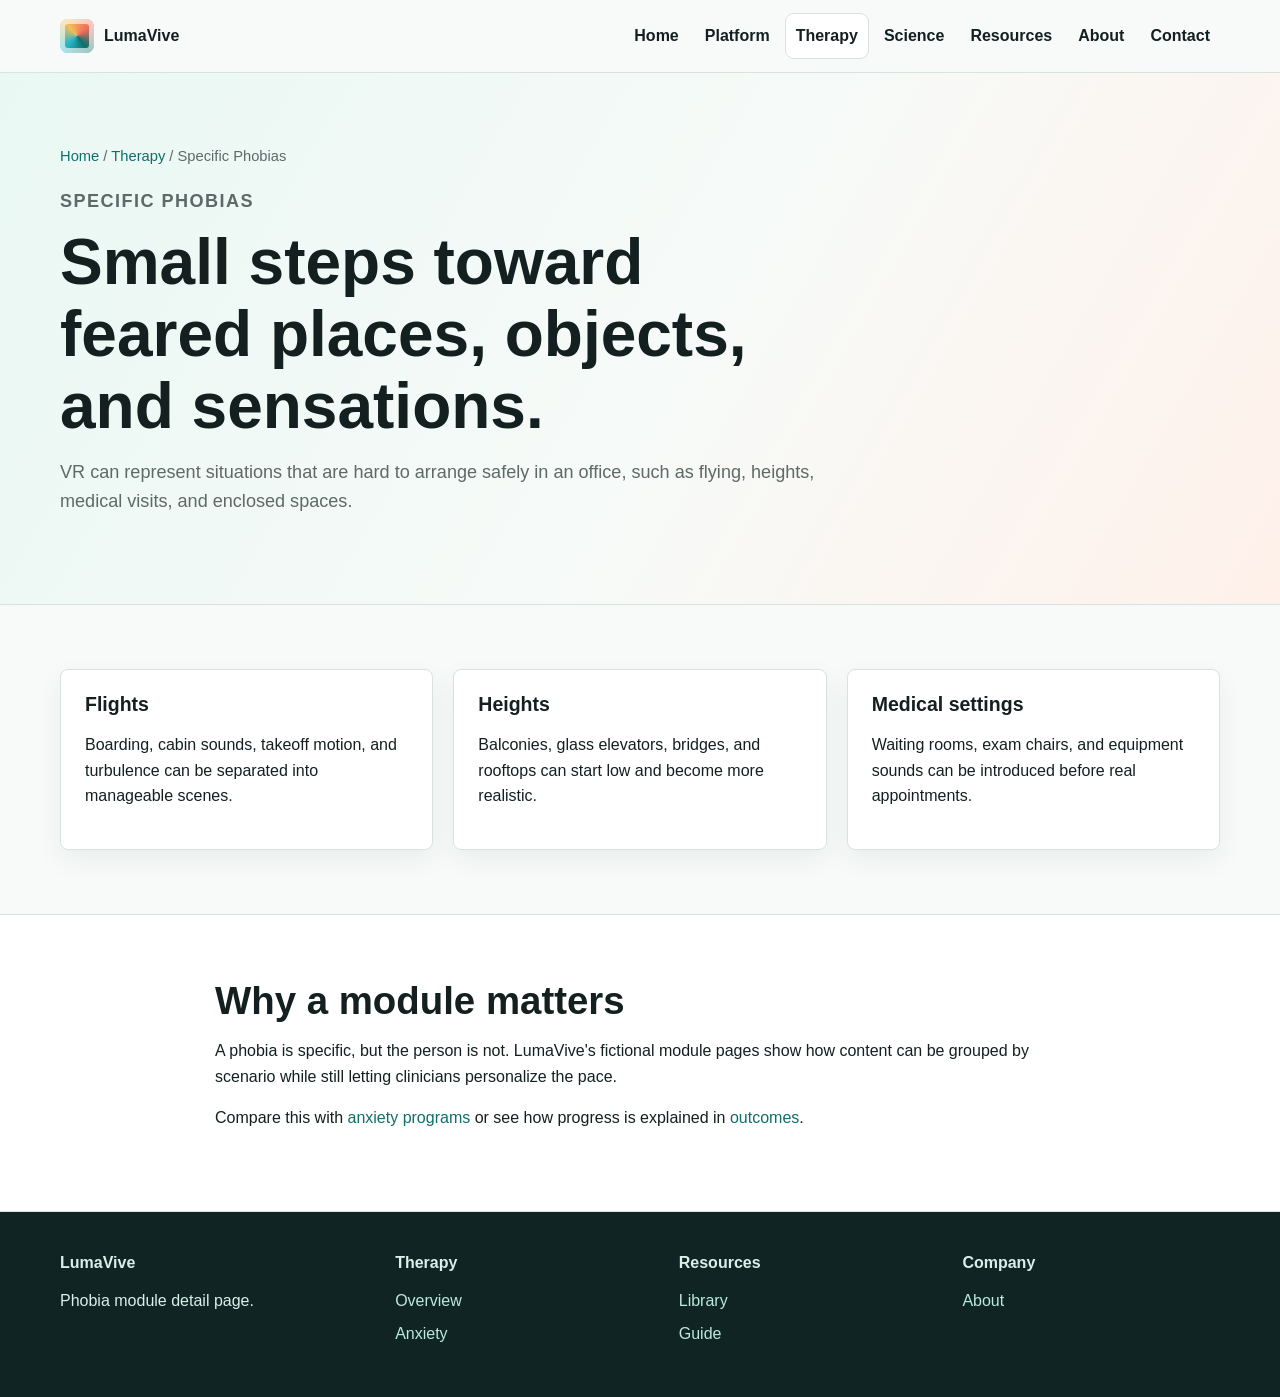
<file: therapy/phobias.html>
<!doctype html>
<html lang="en">
<head>
  <meta charset="utf-8">
  <meta name="viewport" content="width=device-width, initial-scale=1">
  <title>Specific Phobias | LumaVive</title>
  <link rel="stylesheet" href="../assets/styles.css">
</head>
<body>
  <header class="site-header"><nav class="nav" aria-label="Main navigation"><a class="brand" href="../index.html"><span class="mark" aria-hidden="true"></span><span>LumaVive</span></a><div class="nav-links"><a href="../index.html">Home</a><a href="../platform.html">Platform</a><a aria-current="page" href="../therapy.html">Therapy</a><a href="../science.html">Science</a><a href="../resources.html">Resources</a><a href="../about.html">About</a><a href="../contact.html">Contact</a></div></nav></header>
  <main>
    <section class="page-hero"><div class="wrap"><div class="breadcrumb"><a href="../index.html">Home</a> / <a href="../therapy.html">Therapy</a> / Specific Phobias</div><p class="eyebrow">Specific phobias</p><h1>Small steps toward feared places, objects, and sensations.</h1><p>VR can represent situations that are hard to arrange safely in an office, such as flying, heights, medical visits, and enclosed spaces.</p></div></section>
    <section class="section"><div class="wrap grid"><article class="card"><h3>Flights</h3><p>Boarding, cabin sounds, takeoff motion, and turbulence can be separated into manageable scenes.</p></article><article class="card"><h3>Heights</h3><p>Balconies, glass elevators, bridges, and rooftops can start low and become more realistic.</p></article><article class="card"><h3>Medical settings</h3><p>Waiting rooms, exam chairs, and equipment sounds can be introduced before real appointments.</p></article></div></section>
    <section class="section alt"><div class="wrap article"><h2>Why a module matters</h2><p>A phobia is specific, but the person is not. LumaVive's fictional module pages show how content can be grouped by scenario while still letting clinicians personalize the pace.</p><p>Compare this with <a href="anxiety.html">anxiety programs</a> or see how progress is explained in <a href="../science/outcomes.html">outcomes</a>.</p></div></section>
  </main>
  <footer class="footer"><div class="wrap footer-grid"><div><h3>LumaVive</h3><p>Phobia module detail page.</p></div><div><h3>Therapy</h3><ul><li><a href="../therapy.html">Overview</a></li><li><a href="anxiety.html">Anxiety</a></li></ul></div><div><h3>Resources</h3><ul><li><a href="../resources.html">Library</a></li><li><a href="../resources/guides/home-practice.html">Guide</a></li></ul></div><div><h3>Company</h3><ul><li><a href="../about.html">About</a></li></ul></div></div></footer>
  <script src="../assets/site.js"></script>
</body>
</html>
</file>
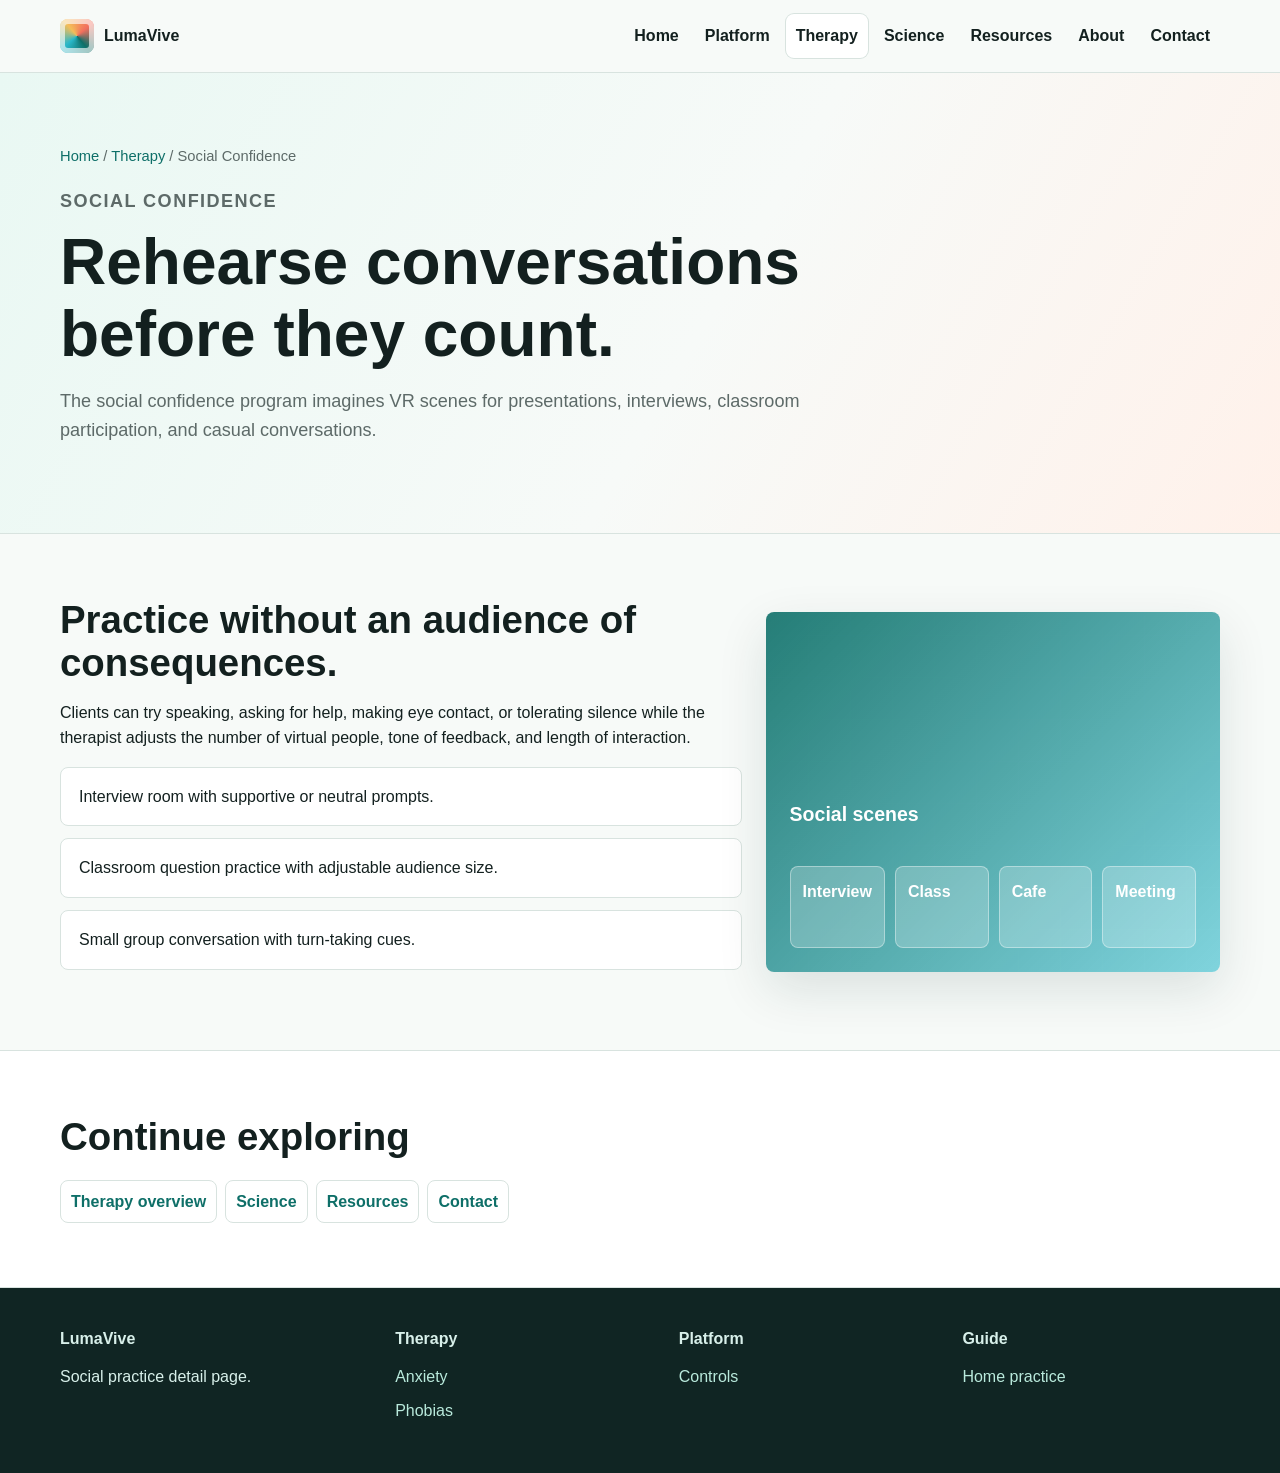
<file: therapy/social-confidence.html>
<!doctype html>
<html lang="en">
<head>
  <meta charset="utf-8">
  <meta name="viewport" content="width=device-width, initial-scale=1">
  <title>Social Confidence | LumaVive</title>
  <link rel="stylesheet" href="../assets/styles.css">
</head>
<body>
  <header class="site-header"><nav class="nav" aria-label="Main navigation"><a class="brand" href="../index.html"><span class="mark" aria-hidden="true"></span><span>LumaVive</span></a><div class="nav-links"><a href="../index.html">Home</a><a href="../platform.html">Platform</a><a aria-current="page" href="../therapy.html">Therapy</a><a href="../science.html">Science</a><a href="../resources.html">Resources</a><a href="../about.html">About</a><a href="../contact.html">Contact</a></div></nav></header>
  <main>
    <section class="page-hero"><div class="wrap"><div class="breadcrumb"><a href="../index.html">Home</a> / <a href="../therapy.html">Therapy</a> / Social Confidence</div><p class="eyebrow">Social confidence</p><h1>Rehearse conversations before they count.</h1><p>The social confidence program imagines VR scenes for presentations, interviews, classroom participation, and casual conversations.</p></div></section>
    <section class="section"><div class="wrap visual-panel"><div><h2>Practice without an audience of consequences.</h2><p>Clients can try speaking, asking for help, making eye contact, or tolerating silence while the therapist adjusts the number of virtual people, tone of feedback, and length of interaction.</p><ul class="feature-list"><li>Interview room with supportive or neutral prompts.</li><li>Classroom question practice with adjustable audience size.</li><li>Small group conversation with turn-taking cues.</li></ul></div><div class="device"><h3>Social scenes</h3><div class="scenario-strip"><div class="scenario">Interview</div><div class="scenario">Class</div><div class="scenario">Cafe</div><div class="scenario">Meeting</div></div></div></div></section>
    <section class="section alt"><div class="wrap"><h2>Continue exploring</h2><div class="mini-map"><a href="../therapy.html">Therapy overview</a><a href="../science.html">Science</a><a href="../resources.html">Resources</a><a href="../contact.html">Contact</a></div></div></section>
  </main>
  <footer class="footer"><div class="wrap footer-grid"><div><h3>LumaVive</h3><p>Social practice detail page.</p></div><div><h3>Therapy</h3><ul><li><a href="anxiety.html">Anxiety</a></li><li><a href="phobias.html">Phobias</a></li></ul></div><div><h3>Platform</h3><ul><li><a href="../platform.html">Controls</a></li></ul></div><div><h3>Guide</h3><ul><li><a href="../resources/guides/home-practice.html">Home practice</a></li></ul></div></div></footer>
  <script src="../assets/site.js"></script>
</body>
</html>
</file>
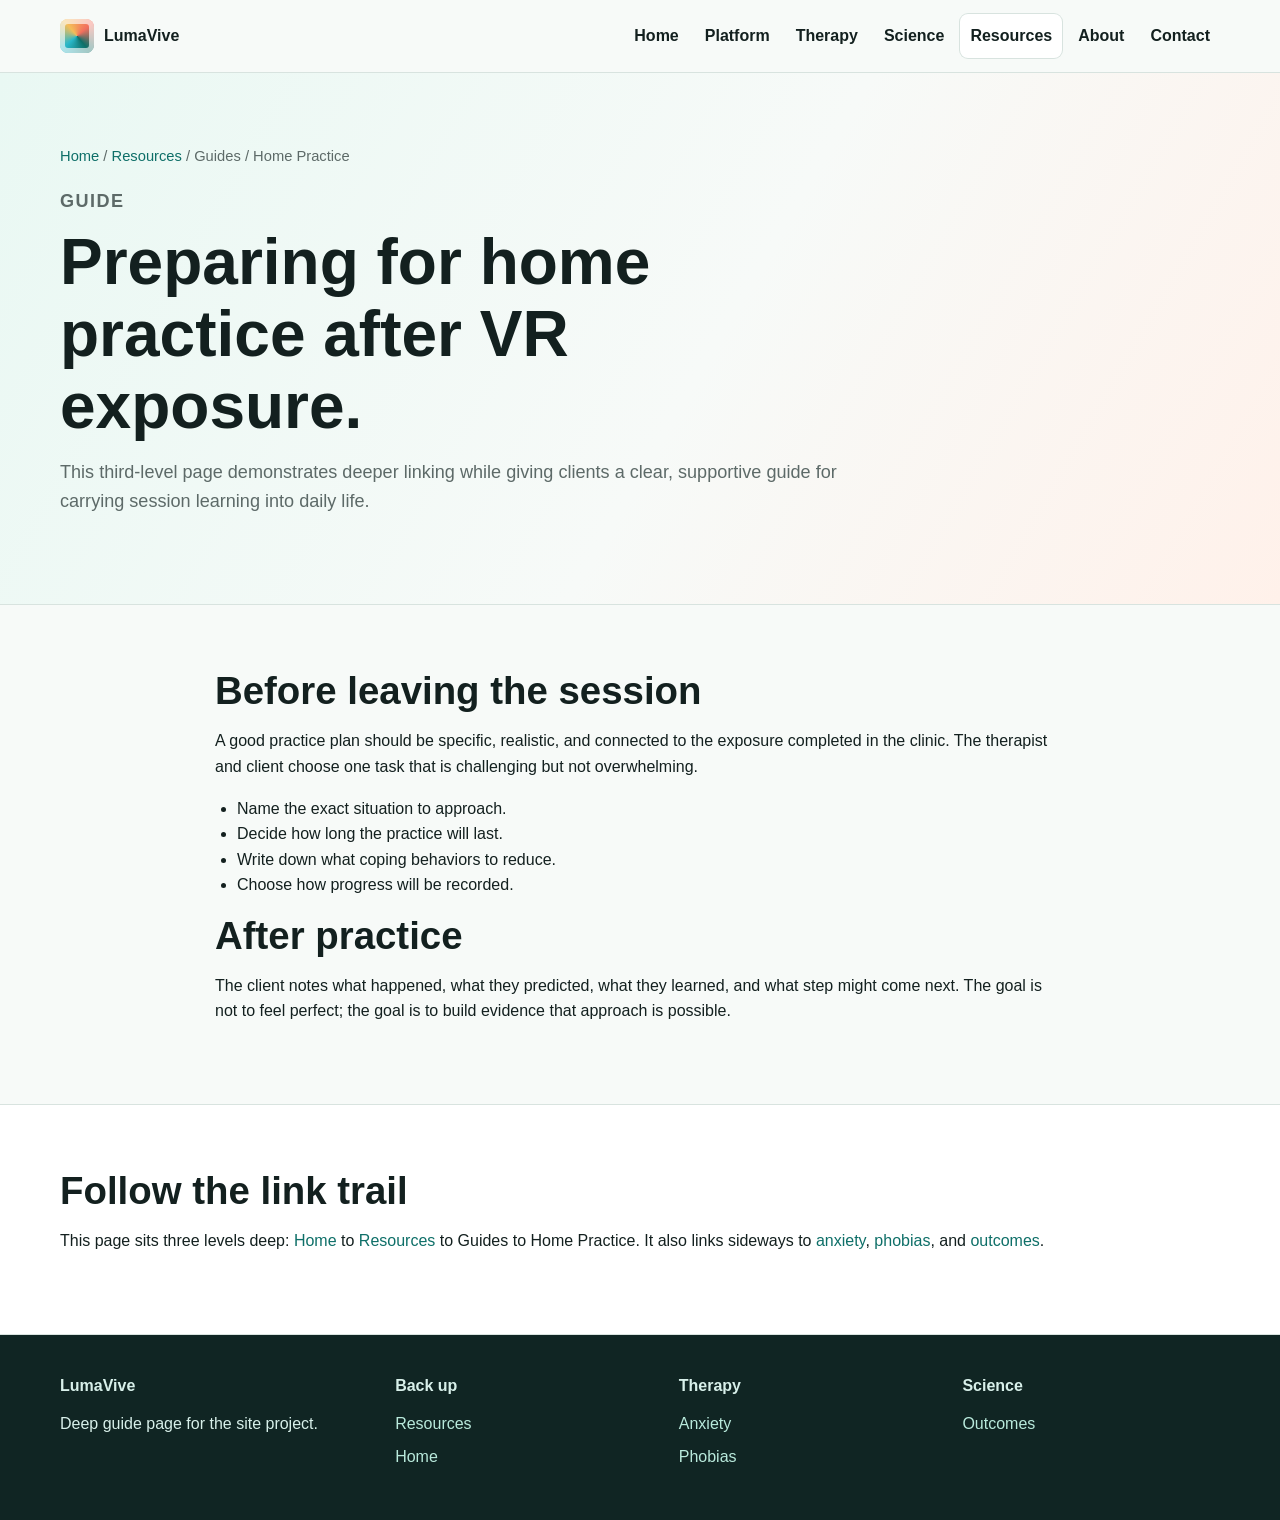
<file: resources/guides/home-practice.html>
<!doctype html>
<html lang="en">
<head>
  <meta charset="utf-8">
  <meta name="viewport" content="width=device-width, initial-scale=1">
  <title>Home Practice Guide | LumaVive</title>
  <link rel="stylesheet" href="../../assets/styles.css">
</head>
<body>
  <header class="site-header"><nav class="nav" aria-label="Main navigation"><a class="brand" href="../../index.html"><span class="mark" aria-hidden="true"></span><span>LumaVive</span></a><div class="nav-links"><a href="../../index.html">Home</a><a href="../../platform.html">Platform</a><a href="../../therapy.html">Therapy</a><a href="../../science.html">Science</a><a aria-current="page" href="../../resources.html">Resources</a><a href="../../about.html">About</a><a href="../../contact.html">Contact</a></div></nav></header>
  <main>
    <section class="page-hero"><div class="wrap"><div class="breadcrumb"><a href="../../index.html">Home</a> / <a href="../../resources.html">Resources</a> / Guides / Home Practice</div><p class="eyebrow">Guide</p><h1>Preparing for home practice after VR exposure.</h1><p>This third-level page demonstrates deeper linking while giving clients a clear, supportive guide for carrying session learning into daily life.</p></div></section>
    <section class="section"><div class="wrap article"><h2>Before leaving the session</h2><p>A good practice plan should be specific, realistic, and connected to the exposure completed in the clinic. The therapist and client choose one task that is challenging but not overwhelming.</p><ul><li>Name the exact situation to approach.</li><li>Decide how long the practice will last.</li><li>Write down what coping behaviors to reduce.</li><li>Choose how progress will be recorded.</li></ul><h2>After practice</h2><p>The client notes what happened, what they predicted, what they learned, and what step might come next. The goal is not to feel perfect; the goal is to build evidence that approach is possible.</p></div></section>
    <section class="section alt"><div class="wrap"><h2>Follow the link trail</h2><p>This page sits three levels deep: <a href="../../index.html">Home</a> to <a href="../../resources.html">Resources</a> to Guides to Home Practice. It also links sideways to <a href="../../therapy/anxiety.html">anxiety</a>, <a href="../../therapy/phobias.html">phobias</a>, and <a href="../../science/outcomes.html">outcomes</a>.</p></div></section>
  </main>
  <footer class="footer"><div class="wrap footer-grid"><div><h3>LumaVive</h3><p>Deep guide page for the site project.</p></div><div><h3>Back up</h3><ul><li><a href="../../resources.html">Resources</a></li><li><a href="../../index.html">Home</a></li></ul></div><div><h3>Therapy</h3><ul><li><a href="../../therapy/anxiety.html">Anxiety</a></li><li><a href="../../therapy/phobias.html">Phobias</a></li></ul></div><div><h3>Science</h3><ul><li><a href="../../science/outcomes.html">Outcomes</a></li></ul></div></div></footer>
  <script src="../../assets/site.js"></script>
</body>
</html>
</file>
<file: assets/styles.css>
:root {
  --ink: #13201f;
  --muted: #5d6a68;
  --line: #d8e3df;
  --paper: #f7faf8;
  --white: #ffffff;
  --mint: #b9eadc;
  --teal: #0e6f68;
  --aqua: #29b8ca;
  --coral: #f26f5e;
  --gold: #f4bd59;
  --violet: #5e5ce6;
  --shadow: 0 18px 50px rgba(20, 53, 49, 0.12);
}

* {
  box-sizing: border-box;
}

html {
  scroll-behavior: smooth;
}

body {
  margin: 0;
  font-family: Arial, Helvetica, sans-serif;
  color: var(--ink);
  background: var(--paper);
  line-height: 1.6;
}

img {
  display: block;
  max-width: 100%;
}

a {
  color: var(--teal);
  text-decoration: none;
}

a:hover {
  text-decoration: underline;
}

.site-header {
  position: sticky;
  top: 0;
  z-index: 10;
  background: rgba(247, 250, 248, 0.94);
  border-bottom: 1px solid var(--line);
  backdrop-filter: blur(12px);
}

.nav {
  width: min(1160px, calc(100% - 32px));
  margin: 0 auto;
  display: flex;
  align-items: center;
  justify-content: space-between;
  gap: 20px;
  min-height: 72px;
}

.brand {
  display: inline-flex;
  align-items: center;
  gap: 10px;
  font-weight: 800;
  color: var(--ink);
  letter-spacing: 0;
}

.mark {
  width: 34px;
  height: 34px;
  border-radius: 8px;
  background: conic-gradient(from 140deg, var(--teal), var(--aqua), var(--gold), var(--coral), var(--teal));
  box-shadow: inset 0 0 0 5px rgba(255, 255, 255, 0.62);
}

.nav-links {
  display: flex;
  flex-wrap: wrap;
  justify-content: flex-end;
  gap: 6px;
}

.nav-links a {
  color: var(--ink);
  font-weight: 700;
  padding: 9px 10px;
  border-radius: 8px;
}

.nav-links a:hover,
.nav-links a[aria-current="page"] {
  background: var(--white);
  text-decoration: none;
  box-shadow: 0 0 0 1px var(--line);
}

.hero {
  min-height: calc(100vh - 72px);
  display: grid;
  align-items: end;
  background-image: linear-gradient(90deg, rgba(6, 31, 28, 0.82), rgba(6, 31, 28, 0.35), rgba(6, 31, 28, 0.08)), url("hero-vr-therapy.png");
  background-size: cover;
  background-position: center;
}

.hero-inner {
  width: min(1160px, calc(100% - 32px));
  margin: 0 auto;
  padding: 86px 0 58px;
  color: var(--white);
}

.eyebrow {
  margin: 0 0 12px;
  color: var(--teal);
  font-weight: 800;
  text-transform: uppercase;
  font-size: 0.78rem;
  letter-spacing: 0.08em;
}

.hero .eyebrow {
  color: var(--mint);
}

h1,
h2,
h3 {
  line-height: 1.12;
  margin: 0 0 16px;
}

h1 {
  max-width: 760px;
  font-size: clamp(2.4rem, 5vw, 5rem);
}

h2 {
  font-size: clamp(1.8rem, 3vw, 3rem);
}

h3 {
  font-size: 1.22rem;
}

p {
  margin: 0 0 16px;
}

.lead {
  max-width: 760px;
  font-size: 1.16rem;
  color: #e9f7f3;
}

.page-hero {
  background: linear-gradient(120deg, #e9f8f3, #f7faf8 55%, #fff1ea);
  border-bottom: 1px solid var(--line);
}

.page-hero .wrap {
  padding: 72px 0;
}

.page-hero p {
  max-width: 820px;
  font-size: 1.13rem;
  color: var(--muted);
}

.wrap {
  width: min(1160px, calc(100% - 32px));
  margin: 0 auto;
}

.section {
  padding: 64px 0;
}

.section.alt {
  background: var(--white);
  border-block: 1px solid var(--line);
}

.grid {
  display: grid;
  grid-template-columns: repeat(3, minmax(0, 1fr));
  gap: 20px;
}

.grid.two {
  grid-template-columns: repeat(2, minmax(0, 1fr));
}

.card {
  background: var(--white);
  border: 1px solid var(--line);
  border-radius: 8px;
  padding: 24px;
  box-shadow: 0 10px 28px rgba(20, 53, 49, 0.06);
}

.alt .card {
  background: var(--paper);
}

.card strong {
  display: block;
  margin-bottom: 6px;
}

.metric {
  font-size: 2.1rem;
  font-weight: 900;
  color: var(--teal);
  line-height: 1;
}

.button-row {
  display: flex;
  flex-wrap: wrap;
  gap: 12px;
  margin-top: 28px;
}

.button {
  display: inline-flex;
  align-items: center;
  justify-content: center;
  min-height: 44px;
  padding: 0 18px;
  border-radius: 8px;
  background: var(--teal);
  color: var(--white);
  font-weight: 800;
  border: 1px solid var(--teal);
}

.button.secondary {
  background: var(--white);
  color: var(--teal);
}

.button:hover {
  text-decoration: none;
  filter: brightness(0.96);
}

.path {
  display: grid;
  grid-template-columns: repeat(4, minmax(0, 1fr));
  gap: 14px;
  counter-reset: steps;
}

.step {
  position: relative;
  background: var(--white);
  border: 1px solid var(--line);
  border-radius: 8px;
  padding: 22px;
}

.step::before {
  counter-increment: steps;
  content: counter(steps);
  display: grid;
  place-items: center;
  width: 30px;
  height: 30px;
  margin-bottom: 14px;
  border-radius: 50%;
  background: var(--coral);
  color: var(--white);
  font-weight: 800;
}

.visual-panel {
  display: grid;
  grid-template-columns: 1.2fr 0.8fr;
  gap: 24px;
  align-items: center;
}

.device {
  min-height: 360px;
  border-radius: 8px;
  background:
    linear-gradient(135deg, rgba(14, 111, 104, 0.9), rgba(41, 184, 202, 0.58)),
    repeating-linear-gradient(90deg, rgba(255,255,255,0.2) 0 1px, transparent 1px 42px),
    repeating-linear-gradient(0deg, rgba(255,255,255,0.18) 0 1px, transparent 1px 42px);
  box-shadow: var(--shadow);
  padding: 24px;
  color: var(--white);
  display: grid;
  align-content: end;
}

.scenario-strip {
  display: grid;
  grid-template-columns: repeat(4, 1fr);
  gap: 10px;
  margin-top: 24px;
}

.scenario {
  min-height: 82px;
  border-radius: 8px;
  padding: 12px;
  background: rgba(255, 255, 255, 0.22);
  border: 1px solid rgba(255, 255, 255, 0.38);
  font-weight: 800;
}

.breadcrumb {
  margin-bottom: 18px;
  color: var(--muted);
  font-size: 0.92rem;
}

.article {
  max-width: 850px;
}

.article ul {
  padding-left: 22px;
}

.feature-list {
  display: grid;
  gap: 12px;
  padding: 0;
  list-style: none;
}

.feature-list li {
  padding: 16px 18px;
  background: var(--white);
  border: 1px solid var(--line);
  border-radius: 8px;
}

.footer {
  padding: 42px 0;
  background: #102523;
  color: #d8f0ea;
}

.footer a {
  color: #b9eadc;
}

.footer-grid {
  display: grid;
  grid-template-columns: 1.2fr repeat(3, 1fr);
  gap: 26px;
}

.footer h3 {
  font-size: 1rem;
}

.footer ul {
  padding: 0;
  list-style: none;
  margin: 0;
}

.footer li {
  margin: 8px 0;
}

.mini-map {
  display: flex;
  flex-wrap: wrap;
  gap: 8px;
  margin-top: 22px;
}

.mini-map a {
  padding: 8px 10px;
  border-radius: 8px;
  background: var(--white);
  border: 1px solid var(--line);
  font-weight: 700;
}

@media (max-width: 860px) {
  .nav {
    align-items: flex-start;
    flex-direction: column;
    padding: 14px 0;
  }

  .nav-links {
    justify-content: flex-start;
  }

  .hero {
    min-height: 760px;
  }

  .grid,
  .grid.two,
  .path,
  .visual-panel,
  .footer-grid {
    grid-template-columns: 1fr;
  }

  .scenario-strip {
    grid-template-columns: repeat(2, 1fr);
  }
}
</file>
